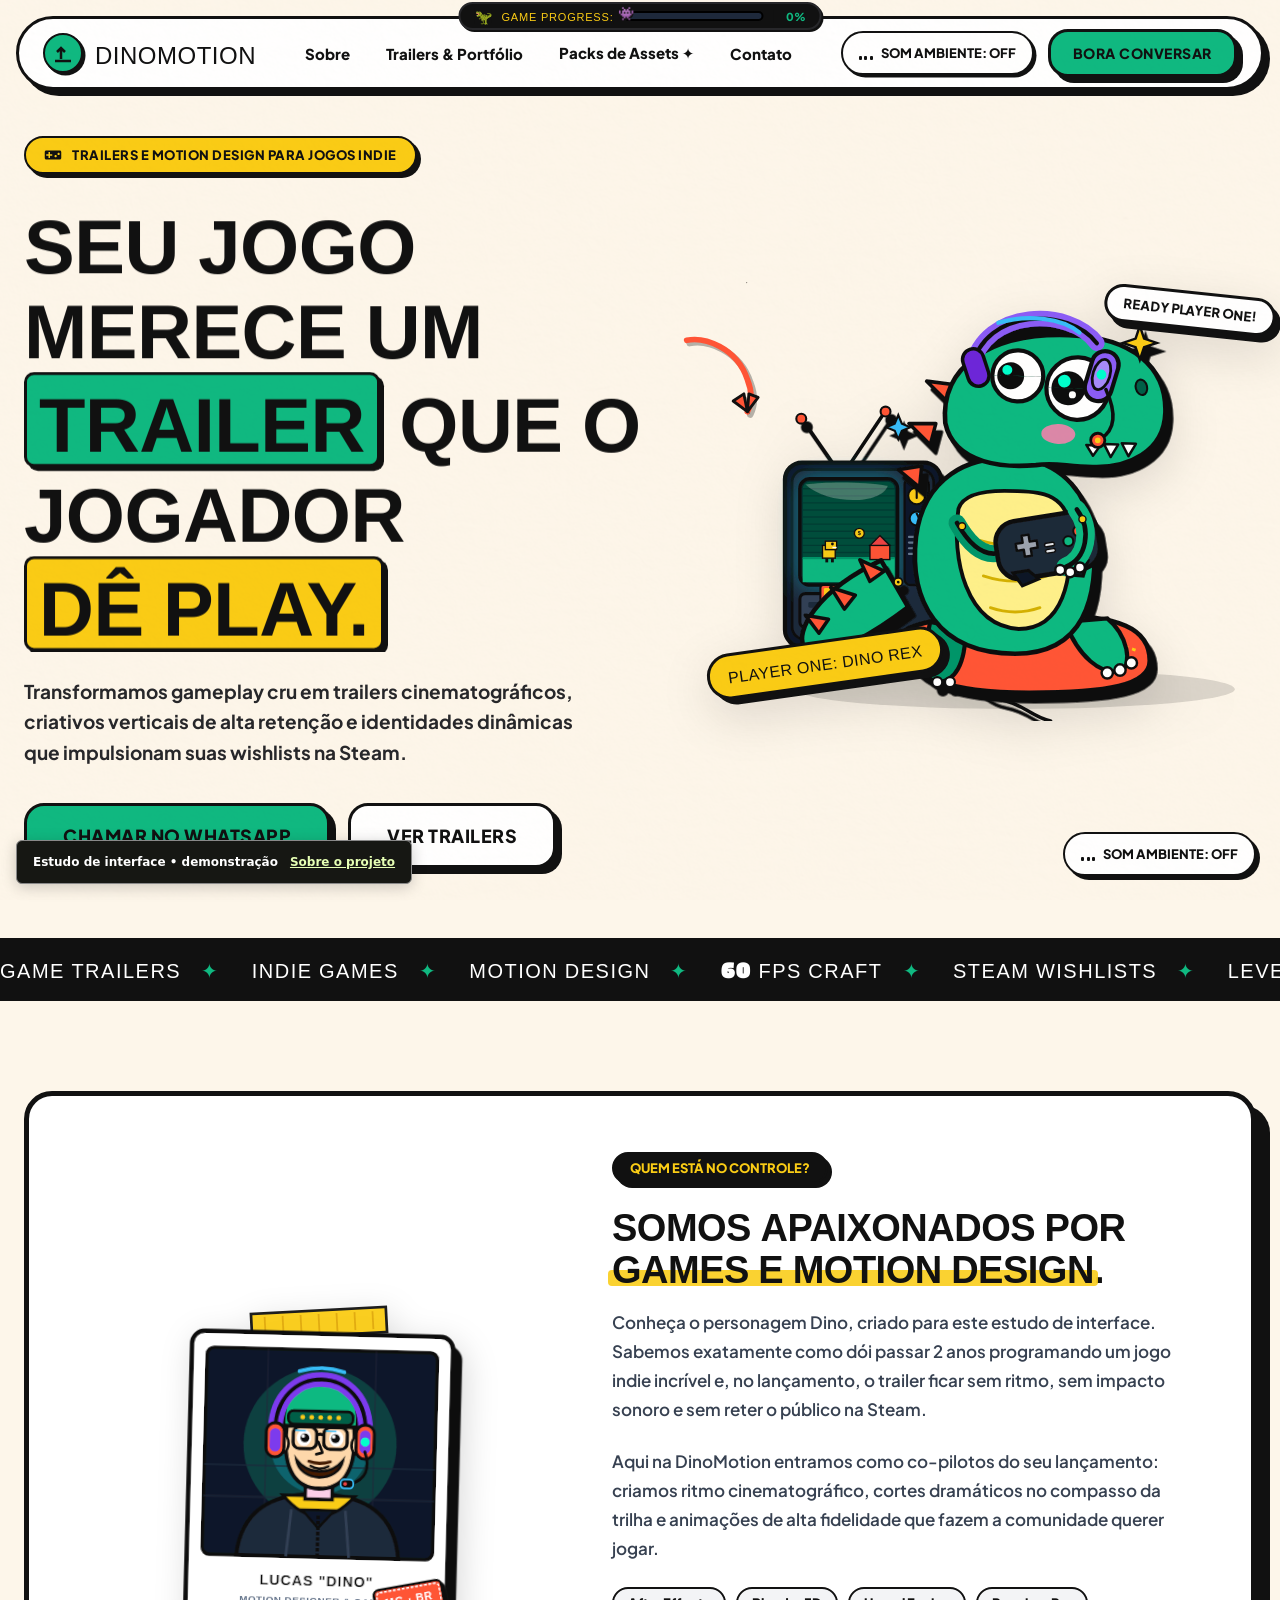
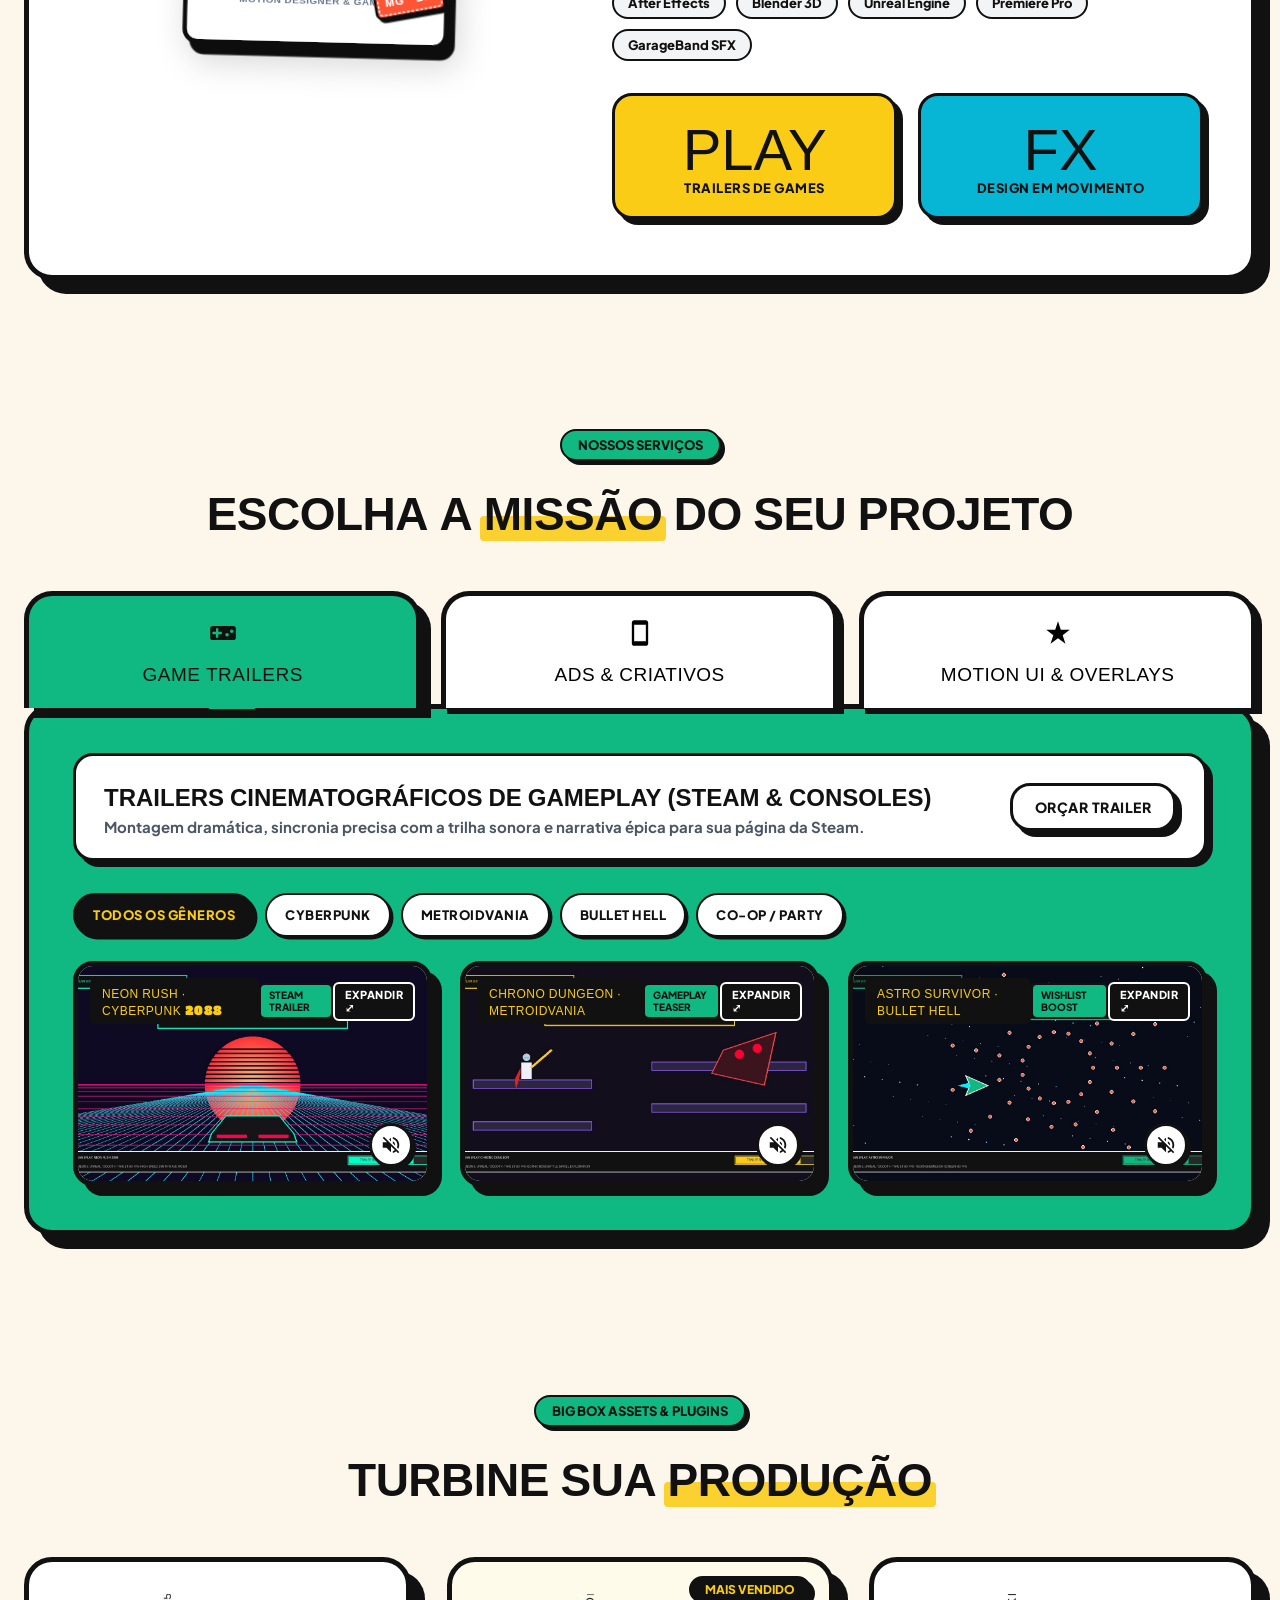
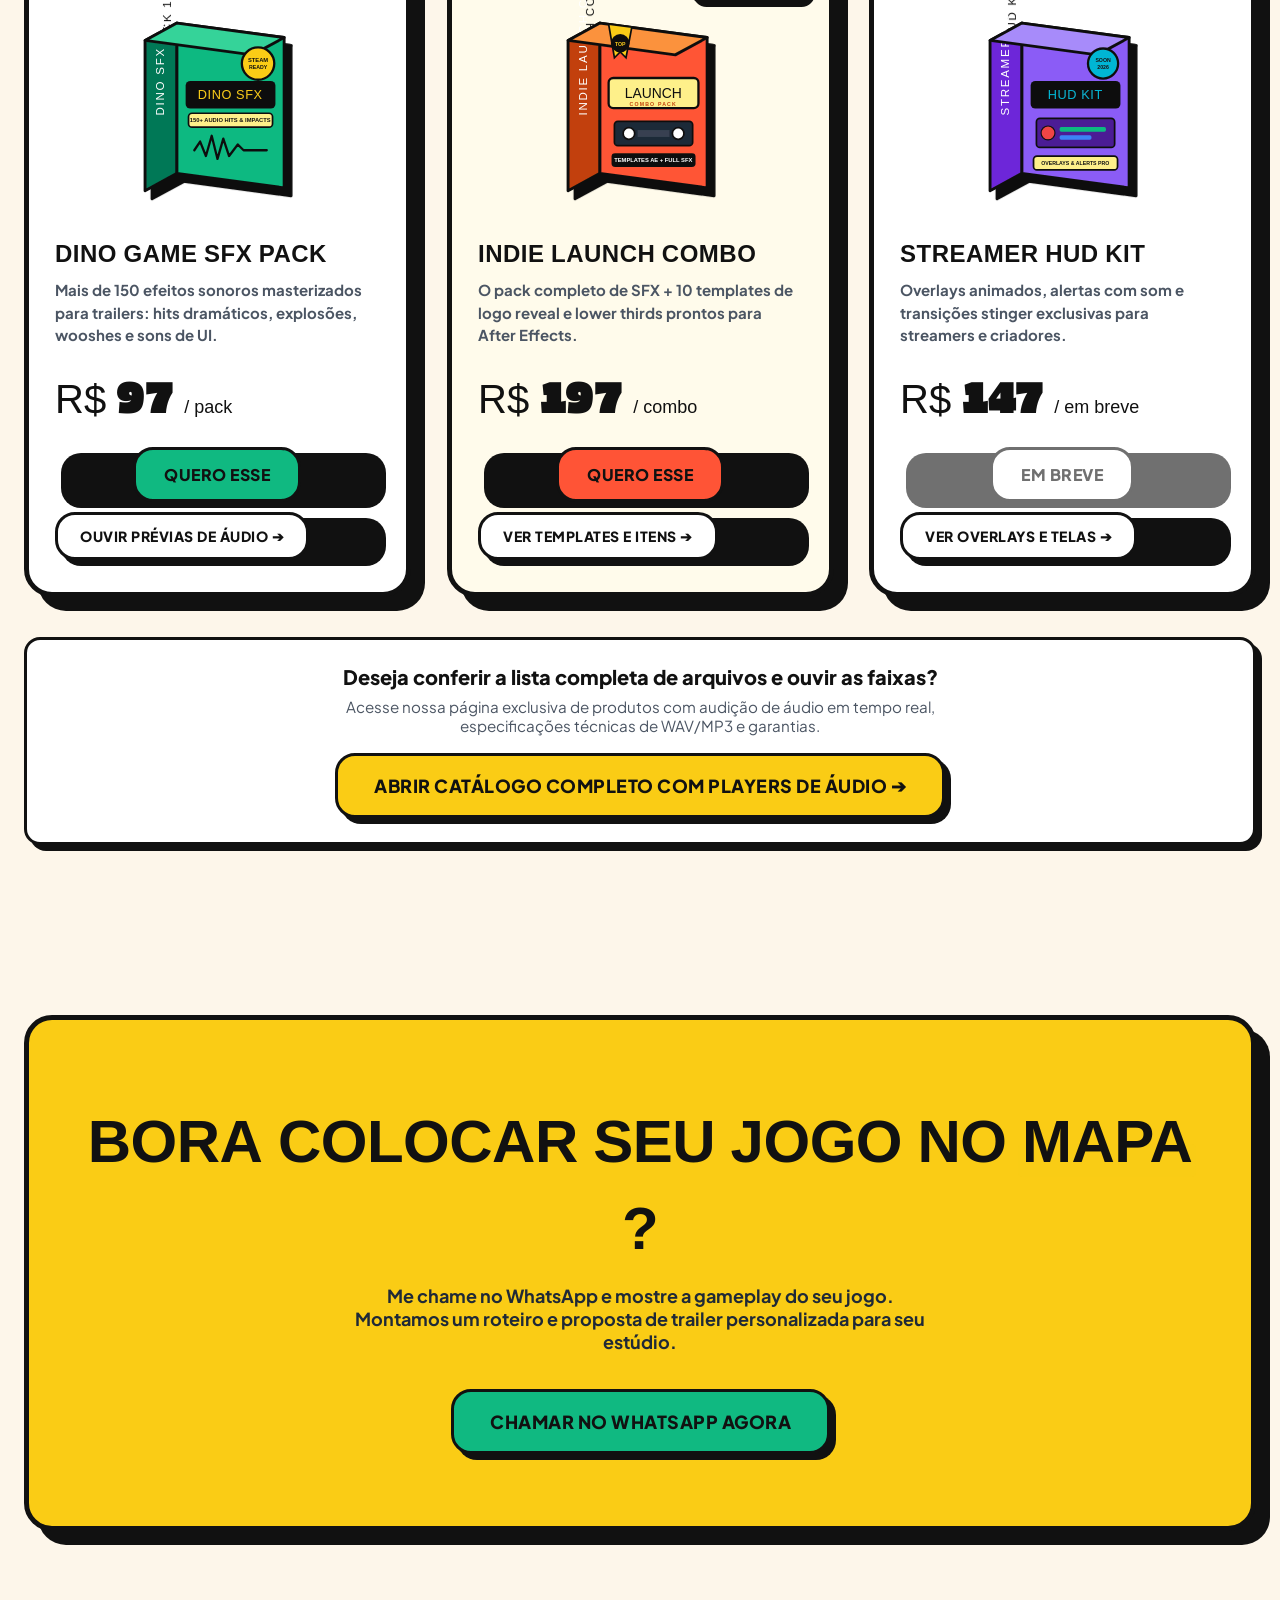
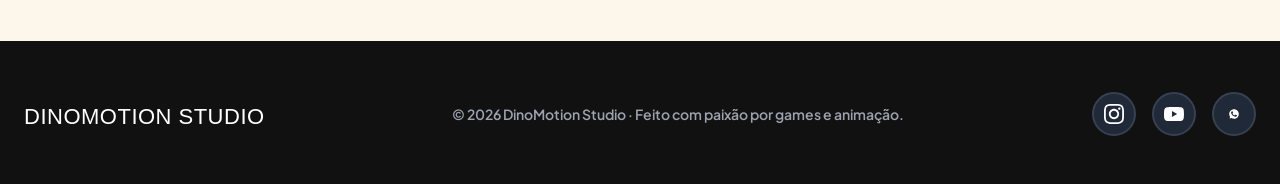
<file: index.html>
<!doctype html>
<html lang="pt-BR">
<head>
  <meta charset="utf-8">
  <meta name="viewport" content="width=device-width, initial-scale=1">
  <meta http-equiv="Cache-Control" content="no-cache, no-store, must-revalidate">
  <meta http-equiv="Pragma" content="no-cache">
  <meta http-equiv="Expires" content="0">
  <link rel="icon" type="image/x-icon" href="favicon.ico">
  <title>DinoMotion — Trailers e Motion Design para Games</title>
  <meta name="description" content="Estúdio especializado em trailers cinematográficos, anúncios animados e identidade em movimento para estúdios indie e jogos na Steam.">
  <link rel="canonical" href="./">
  <meta name="robots" content="noindex, nofollow">

  <!-- Open Graph -->
  <meta property="og:type" content="website">
  
  <meta property="og:title" content="DinoMotion — Trailers e Motion Design para Games">
  <meta property="og:description" content="Trailers cinematográficos, criativos animados e identidade em movimento para estúdios indie e jogos na Steam.">
  

  <!-- Schema.org JSON-LD -->
  

  <link rel="preconnect" href="https://fonts.googleapis.com">
  <link rel="preconnect" href="https://fonts.gstatic.com" crossorigin>
  <link href="https://fonts.googleapis.com/css2?family=Plus+Jakarta+Sans:wght@600;700;800;900&display=swap" rel="stylesheet">
  <style>
    :root {
      --bg-creme: #fdf6ea;
      --ink: #111111;
      --white: #ffffff;
      --dino-green: #10b981;
      --coral-neon: #ff5436;
      --gamepad-purple: #8b5cf6;
      --coin-yellow: #facc15;
      --cyan-neon: #06b6d4;
      --panel-active: var(--dino-green);
    }
  </style>
  <link rel="stylesheet" href="style.css?v=9">
<link rel="stylesheet" href="study.css">
</head>
<body class="loading">

  <!-- Textura de Papel Físico Analógico -->
  <div class="paper-overlay" aria-hidden="true"></div>

  <!-- LOADER INICIAL RETRÔ ARCADE -->
  <div id="loader" aria-hidden="true">
    <img src="assets/img/dino-cloud.svg" class="ld-sky-cloud c1" width="160" height="90" alt="">
    <img src="assets/img/dino-cloud-2.svg" class="ld-sky-cloud c2" width="200" height="110" alt="">
    <img src="assets/img/dino-cloud-3.svg" class="ld-sky-cloud c3" width="140" height="80" alt="">

    <div class="ld-box">
      <span class="ld-badge">INSERT COIN · READY?</span>
      <div class="ld-title">DINOMOTION</div>
      <p class="ld-tagline">Carregando trailers indie e texturas de papel...</p>
      <div class="ld-progress-bar">
        <div class="ld-progress-fill"></div>
      </div>
    </div>
  </div>

  <!-- NAVBAR -->
  <header class="navbar">
    <!-- RETRO GAMER XP SCROLL PROGRESS HUD -->
    <div class="scroll-hud-bar" id="scroll-hud" aria-hidden="true">
      <div class="scroll-hud-inner">
        <span class="scroll-hud-icon" aria-hidden="true">🦖</span>
        <span class="scroll-hud-label">GAME PROGRESS:</span>
        <div class="scroll-hud-track">
          <div class="scroll-hud-fill" id="scroll-hud-fill"></div>
          <span class="scroll-hud-pin" id="scroll-hud-pin" aria-hidden="true">👾</span>
        </div>
        <span class="scroll-hud-pct" id="scroll-hud-pct">0%</span>
      </div>
    </div>

    <div class="nav-inner">
      <a href="#" class="brand-logo" aria-label="DinoMotion Página Inicial">
        <span class="brand-icon">
          <svg width="24" height="24" viewBox="0 0 24 24" fill="none" stroke="currentColor" stroke-width="2.5"><path d="M6 11l4-4 4 4M10 7v11M4 20h16"/></svg>
        </span>
        <span>DINOMOTION</span>
      </a>
      <nav aria-label="Navegação principal">
        <ul class="nav-links">
          <li><a href="#sobre" class="nav-link">Sobre</a></li>
          <li><a href="#servicos" class="nav-link">Trailers & Portfólio</a></li>
          <li><a href="produtos.html" class="nav-link">Packs de Assets ✦</a></li>
          <li><a href="#contato" class="nav-link">Contato</a></li>
        </ul>
      </nav>
      <div class="nav-actions">
        <button id="bgm-toggle" class="btn-bgm-toggle" title="Ligar / Desligar Som Ambiente Gamer" aria-label="Ligar ou desligar som ambiente">
          <span class="bgm-equalizer" aria-hidden="true">
            <span class="bar b1"></span>
            <span class="bar b2"></span>
            <span class="bar b3"></span>
          </span>
          <span class="bgm-label">SOM AMBIENTE: OFF</span>
        </button>
        <a href="#study-details" rel="noopener noreferrer" class="btn-tactile btn-sm btn-green" aria-label="Iniciar conversa no WhatsApp">
          <span class="btn-shadow"></span>
          <span class="btn-face">Bora Conversar</span>
        </a>
      </div>
    </div>
  </header>

  <main>
    <!-- HERO SECTION (LETTERING MONUMENTAL + DINO LIVRE) -->
    <section class="hero">
      <div class="container hero-grid">
        <div class="hero-content">
          <div class="hero-badge">
            <svg width="18" height="18" viewBox="0 0 24 24" fill="currentColor"><path d="M21 6H3c-1.1 0-2 .9-2 2v8c0 1.1.9 2 2 2h18c1.1 0 2-.9 2-2V8c0-1.1-.9-2-2-2zm-10 7H8v3H6v-3H3v-2h3V8h2v3h3v2zm4.5 2c-.83 0-1.5-.67-1.5-1.5s.67-1.5 1.5-1.5 1.5.67 1.5 1.5-.67 1.5-1.5 1.5zm4-3c-.83 0-1.5-.67-1.5-1.5S18.67 9 19.5 9s1.5.67 1.5 1.5-.67 1.5-1.5 1.5z"/></svg>
            <span>TRAILERS E MOTION DESIGN PARA JOGOS INDIE</span>
          </div>
          <h1 class="hero-title kinetic-title" aria-label="Seu jogo merece um trailer que o jogador dê play.">
            <span class="kinetic-line"><span class="kinetic-inner">SEU JOGO MERECE UM</span></span>
            <span class="kinetic-line"><span class="kinetic-inner"><span class="title-green">TRAILER</span> QUE O JOGADOR</span></span>
            <span class="kinetic-line"><span class="kinetic-inner"><span class="title-yellow">DÊ PLAY.</span></span></span>
          </h1>

          <!-- Mascote Dino Visível no Mobile na 1ª Dobra -->
          <div class="hero-mascot-mobile">
            <div class="dino-floating-wrapper-mobile" id="dino-mascot-mobile-wrapper" title="Toque no Dino Rex!">
              <div class="dino-speech-bubble mobile" id="dino-speech-bubble-mobile" aria-live="polite">
                <span class="speech-text">ROAR! Bora pra Steam! 🦖</span>
                <span class="speech-tail"></span>
              </div>
              <span class="hero-mascot-sticker-mobile">PLAYER ONE: DINO REX</span>
              <img src="assets/img/dino-gaming-tv.svg?v=8" alt="Mascote Dino Rex Jogando em TV Retrô de Papel" class="dino-mascot-img-mobile" width="340" height="290">
            </div>
          </div>

          <p class="hero-description">
            Transformamos gameplay cru em trailers cinematográficos, criativos verticais de alta retenção e identidades dinâmicas que impulsionam suas <strong>wishlists na Steam</strong>.
          </p>
          <div class="hero-actions">
            <a href="#study-details" rel="noopener noreferrer" class="btn-tactile btn-lg btn-green btn-magnetic">
              <span class="btn-shadow"></span>
              <span class="btn-face">Chamar no WhatsApp</span>
            </a>
            <a href="#servicos" class="btn-tactile btn-lg btn-white btn-magnetic">
              <span class="btn-shadow"></span>
              <span class="btn-face">Ver Trailers</span>
            </a>
          </div>
        </div>

        <!-- Mascote Dino Livre (Sem Caixa / Com Doodles) -->
        <div class="hero-mascot-container">
          <!-- Seta Manual desenhada à mão -->
          <img src="assets/img/d-arrow.svg" alt="" class="hero-arrow-doodle" aria-hidden="true" width="120" height="100">
          
          <div class="dino-floating-wrapper" id="dino-mascot-wrapper" title="Clique no Dino Rex!">
            <!-- Balão de Fala Interativo (RPG Quote) -->
            <div class="dino-speech-bubble" id="dino-speech-bubble" aria-live="polite">
              <span class="speech-text">ROAR! Bora transformar gameplay em Wishlists? 🎮</span>
              <span class="speech-tail"></span>
            </div>
            <span class="hero-mascot-tag">READY PLAYER ONE!</span>
            <img src="assets/img/dino-gaming-tv.svg?v=8" alt="Mascote Dino Rex Jogando em TV Retrô de Papel" class="dino-mascot-img" width="560" height="480">
            <span class="hero-mascot-sticker">PLAYER ONE: DINO REX</span>
          </div>
        </div>
      </div>
    </section>

    <!-- TICKER INFINITO (MARQUEE) -->
    <div class="ticker-section" aria-hidden="true">
      <div class="ticker-track">
        <div class="ticker-item">GAME TRAILERS <span class="ticker-dot">✦</span></div>
        <div class="ticker-item">INDIE GAMES <span class="ticker-dot">✦</span></div>
        <div class="ticker-item">MOTION DESIGN <span class="ticker-dot">✦</span></div>
        <div class="ticker-item">60 FPS CRAFT <span class="ticker-dot">✦</span></div>
        <div class="ticker-item">STEAM WISHLISTS <span class="ticker-dot">✦</span></div>
        <div class="ticker-item">LEVEL UP YOUR GAME <span class="ticker-dot">✦</span></div>
        <!-- Loop contínuo -->
        <div class="ticker-item">GAME TRAILERS <span class="ticker-dot">✦</span></div>
        <div class="ticker-item">INDIE GAMES <span class="ticker-dot">✦</span></div>
        <div class="ticker-item">MOTION DESIGN <span class="ticker-dot">✦</span></div>
        <div class="ticker-item">60 FPS CRAFT <span class="ticker-dot">✦</span></div>
        <div class="ticker-item">STEAM WISHLISTS <span class="ticker-dot">✦</span></div>
        <div class="ticker-item">LEVEL UP YOUR GAME <span class="ticker-dot">✦</span></div>
      </div>
    </div>

    <!-- SOBRE O ESTÚDIO (COM POLAROID PESSOAL & CONTADORES) -->
    <section id="sobre" class="about-section">
      <div class="container">
        <div class="about-card motion-reveal">
          <!-- Polaroid Humana com Washi Tape e Selo Postal -->
          <div class="about-portrait-wrap">
            <img src="assets/img/dino-profile.svg?v=8" alt="Lucas Dino - Fundador e Motion Designer" class="about-polaroid" width="300" height="360">
          </div>

          <div class="about-info">
            <span class="about-badge">QUEM ESTÁ NO CONTROLE?</span>
            <h2 class="about-title">SOMOS APAIXONADOS POR <span class="brush-highlight">GAMES E MOTION DESIGN</span>.</h2>
            <p class="about-text">
              Conheça o personagem Dino, criado para este estudo de interface. Sabemos exatamente como dói passar 2 anos programando um jogo indie incrível e, no lançamento, o trailer ficar sem ritmo, sem impacto sonoro e sem reter o público na Steam.
            </p>
            <p class="about-text">
              Aqui na DinoMotion entramos como co-pilotos do seu lançamento: criamos ritmo cinematográfico, cortes dramáticos no compasso da trilha e animações de alta fidelidade que fazem a comunidade querer jogar.
            </p>
            <div class="about-tags">
              <span class="tag-pill">After Effects</span>
              <span class="tag-pill">Blender 3D</span>
              <span class="tag-pill">Unreal Engine</span>
              <span class="tag-pill">Premiere Pro</span>
              <span class="tag-pill">GarageBand SFX</span>
            </div>

            <!-- Contadores Numéricos -->
            <div class="counters-grid">
              <div class="counter-box box-1">
                <div class="counter-num">PLAY</div>
                <div class="counter-label">Trailers de games</div>
              </div>
              <div class="counter-box box-2">
                <div class="counter-num">FX</div>
                <div class="counter-label">Design em movimento</div>
              </div>
            </div>
          </div>
        </div>
      </div>
    </section>

    <!-- SERVIÇOS & TRAILERS DE GAMES AUTÊNTICOS -->
    <section id="servicos" class="services-section">
      <div class="container">
        <div class="section-header motion-reveal">
          <span class="section-badge">NOSSOS SERVIÇOS</span>
          <h2 class="section-title">ESCOLHA A <span class="brush-highlight">MISSÃO</span> DO SEU PROJETO</h2>
        </div>

        <!-- 3 Abas em Relevo -->
        <div class="tabs-nav" role="tablist">
          <button class="tab-btn tab-saas active" role="tab" aria-selected="true" data-tab="tab-content-trailers">
            <div class="tab-icon">
              <svg width="28" height="28" viewBox="0 0 24 24" fill="currentColor"><path d="M21 6H3c-1.1 0-2 .9-2 2v8c0 1.1.9 2 2 2h18c1.1 0 2-.9 2-2V8c0-1.1-.9-2-2-2zm-10 7H8v3H6v-3H3v-2h3V8h2v3h3v2zm4.5 2c-.83 0-1.5-.67-1.5-1.5s.67-1.5 1.5-1.5 1.5.67 1.5 1.5-.67 1.5-1.5 1.5zm4-3c-.83 0-1.5-.67-1.5-1.5S18.67 9 19.5 9s1.5.67 1.5 1.5-.67 1.5-1.5 1.5z"/></svg>
            </div>
            <div class="tab-name">Game Trailers</div>
          </button>
          <button class="tab-btn tab-criativos" role="tab" aria-selected="false" data-tab="tab-content-ads">
            <div class="tab-icon">
              <svg width="28" height="28" viewBox="0 0 24 24" fill="currentColor"><path d="M17 1.01L7 1c-1.1 0-2 .9-2 2v18c0 1.1.9 2 2 2h10c1.1 0 2-.9 2-2V3c0-1.1-.9-1.99-2-1.99zM17 19H7V5h10v14z"/></svg>
            </div>
            <div class="tab-name">Ads & Criativos</div>
          </button>
          <button class="tab-btn tab-identidade" role="tab" aria-selected="false" data-tab="tab-content-ui">
            <div class="tab-icon">
              <svg width="28" height="28" viewBox="0 0 24 24" fill="currentColor"><path d="M12 2l2.4 7.2h7.6l-6 4.8 2.4 7.2-6.4-4.8-6.4 4.8 2.4-7.2-6-4.8h7.6z"/></svg>
            </div>
            <div class="tab-name">Motion UI & Overlays</div>
          </button>
        </div>

        <!-- Painel Dinâmico que muda de cor -->
        <div class="services-panel" id="services-panel">
          <div class="panel-triangle" id="panel-triangle"></div>

          <!-- Aba 1: Game Trailers -->
          <div class="tab-content active" id="tab-content-trailers" role="tabpanel">
            <div class="tab-info">
              <div class="tab-info-text">
                <h3>Trailers Cinematográficos de Gameplay (Steam & Consoles)</h3>
                <p>Montagem dramática, sincronia precisa com a trilha sonora e narrativa épica para sua página da Steam.</p>
              </div>
              <a href="#study-details" rel="noopener noreferrer" class="btn-tactile btn-sm btn-white">
                <span class="btn-shadow"></span>
                <span class="btn-face">Orçar Trailer</span>
              </a>
            </div>

            <div class="genre-filter-bar" role="group" aria-label="Filtrar trailers por gênero de jogo">
              <button class="genre-tag active" data-filter="all">TODOS OS GÊNEROS</button>
              <button class="genre-tag" data-filter="cyberpunk">CYBERPUNK</button>
              <button class="genre-tag" data-filter="metroidvania">METROIDVANIA</button>
              <button class="genre-tag" data-filter="bullethell">BULLET HELL</button>
              <button class="genre-tag" data-filter="party">CO-OP / PARTY</button>
            </div>

            <div class="video-grid">
              <!-- Video 1 -->
              <div class="video-card motion-card motion-reveal" data-genre="cyberpunk" data-title="NEON RUSH · CYBERPUNK 2088" data-video="assets/video/game-neon-rush.mp4" data-tag="STEAM TRAILER 4K" title="Clique para expandir o trailer">
                <div class="video-game-overlay">
                  <span class="game-title-badge">NEON RUSH · CYBERPUNK 2088</span>
                  <span class="game-steam-badge">STEAM TRAILER</span>
                  <span class="game-expand-hint" aria-hidden="true">EXPANDIR ⤢</span>
                </div>
                <video src="assets/video/game-neon-rush.mp4" poster="assets/video/poster-neon-rush.jpg" autoplay loop muted playsinline></video>
                <button class="btn-sound" title="Ligar/Desligar Som" aria-label="Ligar ou desligar som"></button>
              </div>

              <!-- Video 2 -->
              <div class="video-card motion-card motion-reveal" data-genre="metroidvania" data-title="CHRONO DUNGEON · METROIDVANIA" data-video="assets/video/game-chrono-dungeon.mp4" data-tag="GAMEPLAY TEASER" title="Clique para expandir o trailer">
                <div class="video-game-overlay">
                  <span class="game-title-badge">CHRONO DUNGEON · METROIDVANIA</span>
                  <span class="game-steam-badge">GAMEPLAY TEASER</span>
                  <span class="game-expand-hint" aria-hidden="true">EXPANDIR ⤢</span>
                </div>
                <video src="assets/video/game-chrono-dungeon.mp4" poster="assets/video/poster-chrono-dungeon.jpg" autoplay loop muted playsinline></video>
                <button class="btn-sound" title="Ligar/Desligar Som" aria-label="Ligar ou desligar som"></button>
              </div>

              <!-- Video 3 -->
              <div class="video-card motion-card motion-reveal" data-genre="bullethell" data-title="ASTRO SURVIVOR · BULLET HELL" data-video="assets/video/game-astro-survivor.mp4" data-tag="WISHLIST BOOST" title="Clique para expandir o trailer">
                <div class="video-game-overlay">
                  <span class="game-title-badge">ASTRO SURVIVOR · BULLET HELL</span>
                  <span class="game-steam-badge">WISHLIST BOOST</span>
                  <span class="game-expand-hint" aria-hidden="true">EXPANDIR ⤢</span>
                </div>
                <video src="assets/video/game-astro-survivor.mp4" poster="assets/video/poster-astro-survivor.jpg" autoplay loop muted playsinline></video>
                <button class="btn-sound" title="Ligar/Desligar Som" aria-label="Ligar ou desligar som"></button>
              </div>
            </div>
          </div>

          <!-- Aba 2: Criativos & Ads -->
          <div class="tab-content" id="tab-content-ads" role="tabpanel">
            <div class="tab-info">
              <div class="tab-info-text">
                <h3>Criativos de Alta Retenção (9:16 Vertical)</h3>
                <p>Vídeos pensados para TikTok, Reels e YouTube Shorts que transformam cliques em novos jogadores.</p>
              </div>
              <a href="#study-details" rel="noopener noreferrer" class="btn-tactile btn-sm btn-white">
                <span class="btn-shadow"></span>
                <span class="btn-face">Orçar Criativos</span>
              </a>
            </div>

            <div class="video-grid">
              <!-- Video 4 -->
              <div class="video-card motion-card motion-reveal" data-genre="cyberpunk" data-title="SHADOW BLADE · TIKTOK HOOK" data-video="assets/video/game-shadow-blade.mp4" data-tag="VIRAL 2.4M" title="Clique para expandir o trailer">
                <div class="video-game-overlay">
                  <span class="game-title-badge">SHADOW BLADE · TIKTOK HOOK</span>
                  <span class="game-steam-badge">VIRAL 2.4M</span>
                  <span class="game-expand-hint" aria-hidden="true">EXPANDIR ⤢</span>
                </div>
                <video src="assets/video/game-shadow-blade.mp4" poster="assets/video/poster-shadow-blade.jpg" loop muted playsinline></video>
                <button class="btn-sound" title="Ligar/Desligar Som" aria-label="Ligar ou desligar som"></button>
              </div>

              <!-- Video 5 -->
              <div class="video-card motion-card motion-reveal" data-genre="party" data-title="PIXEL TACO PARTY · META ADS" data-video="assets/video/game-pixel-taco.mp4" data-tag="ROAS 4.8X" title="Clique para expandir o trailer">
                <div class="video-game-overlay">
                  <span class="game-title-badge">PIXEL TACO PARTY · META ADS</span>
                  <span class="game-steam-badge">ROAS 4.8X</span>
                  <span class="game-expand-hint" aria-hidden="true">EXPANDIR ⤢</span>
                </div>
                <video src="assets/video/game-pixel-taco.mp4" poster="assets/video/poster-pixel-taco.jpg" loop muted playsinline></video>
                <button class="btn-sound" title="Ligar/Desligar Som" aria-label="Ligar ou desligar som"></button>
              </div>

              <!-- Video 6 -->
              <div class="video-card motion-card motion-reveal" data-genre="bullethell" data-title="VOID RUNNER · STEAM UPDATE" data-video="assets/video/game-void-runner.mp4" data-tag="PATCH 1.4" title="Clique para expandir o trailer">
                <div class="video-game-overlay">
                  <span class="game-title-badge">VOID RUNNER · STEAM UPDATE</span>
                  <span class="game-steam-badge">PATCH 1.4</span>
                  <span class="game-expand-hint" aria-hidden="true">EXPANDIR ⤢</span>
                </div>
                <video src="assets/video/game-void-runner.mp4" poster="assets/video/poster-void-runner.jpg" loop muted playsinline></video>
                <button class="btn-sound" title="Ligar/Desligar Som" aria-label="Ligar ou desligar som"></button>
              </div>
            </div>
          </div>

          <!-- Aba 3: Motion UI & Overlays -->
          <div class="tab-content" id="tab-content-ui" role="tabpanel">
            <div class="tab-info">
              <div class="tab-info-text">
                <h3>Identidade Gamer & Overlays Dinâmicos</h3>
                <p>Vinhetas de estúdio, animações de logo, HUDs e telas de vitória estilizadas.</p>
              </div>
              <a href="#study-details" rel="noopener noreferrer" class="btn-tactile btn-sm btn-white">
                <span class="btn-shadow"></span>
                <span class="btn-face">Orçar Identidade</span>
              </a>
            </div>

            <div class="video-grid">
              <div class="video-card motion-card motion-reveal" data-genre="all" data-title="RETRO WAVE INDIE · LOGO REVEAL" data-video="assets/video/game-studio-intro.mp4" data-tag="STUDIO INTRO" title="Clique para expandir o trailer">
                <div class="video-game-overlay">
                  <span class="game-title-badge">RETRO WAVE INDIE · LOGO REVEAL</span>
                  <span class="game-steam-badge">STUDIO INTRO</span>
                  <span class="game-expand-hint" aria-hidden="true">EXPANDIR ⤢</span>
                </div>
                <video src="assets/video/game-studio-intro.mp4" poster="assets/video/poster-studio-intro.jpg" loop muted playsinline></video>
                <button class="btn-sound" title="Ligar/Desligar Som" aria-label="Ligar ou desligar som"></button>
              </div>
              <div class="video-card motion-card motion-reveal" data-genre="cyberpunk" data-title="CYBER SHIELD · UNREAL HUD" data-video="assets/video/game-cyber-hud.mp4" data-tag="UI MOTION" title="Clique para expandir o trailer">
                <div class="video-game-overlay">
                  <span class="game-title-badge">CYBER SHIELD · UNREAL HUD</span>
                  <span class="game-steam-badge">UI MOTION</span>
                  <span class="game-expand-hint" aria-hidden="true">EXPANDIR ⤢</span>
                </div>
                <video src="assets/video/game-cyber-hud.mp4" poster="assets/video/poster-cyber-hud.jpg" loop muted playsinline></video>
                <button class="btn-sound" title="Ligar/Desligar Som" aria-label="Ligar ou desligar som"></button>
              </div>
              <div class="video-card motion-card motion-reveal" data-genre="party" data-title="VICTORY SCREEN · STREAM STINGER" data-video="assets/video/game-victory-stinger.mp4" data-tag="TRANSITION" title="Clique para expandir o trailer">
                <div class="video-game-overlay">
                  <span class="game-title-badge">VICTORY SCREEN · STREAM STINGER</span>
                  <span class="game-steam-badge">TRANSITION</span>
                  <span class="game-expand-hint" aria-hidden="true">EXPANDIR ⤢</span>
                </div>
                <video src="assets/video/game-victory-stinger.mp4" poster="assets/video/poster-victory-stinger.jpg" loop muted playsinline></video>
                <button class="btn-sound" title="Ligar/Desligar Som" aria-label="Ligar ou desligar som"></button>
              </div>
            </div>
          </div>

        </div>
      </div>
    </section>

    <!-- PRODUTOS & PACKS (MOCKUPS 3D DE CAIXAS COLECIONÁVEIS) -->
    <section id="produtos" class="products-section">
      <div class="container">
        <div class="section-header motion-reveal">
          <span class="section-badge">BIG BOX ASSETS & PLUGINS</span>
          <h2 class="section-title">TURBINE SUA <span class="brush-highlight">PRODUÇÃO</span></h2>
        </div>

        <div class="products-grid">
          <!-- Box 1 -->
          <div class="product-box-card motion-card motion-reveal">
            <div class="prod-box-art">
              <img src="assets/img/game-box-sfx.svg" alt="Big Box do Dino SFX Pack" width="240" height="220">
            </div>
            <h3 class="prod-title">Dino Game SFX Pack</h3>
            <p class="prod-desc">
              Mais de 150 efeitos sonoros masterizados para trailers: hits dramáticos, explosões, wooshes e sons de UI.
            </p>
            <div class="prod-price">R$ 97 <span>/ pack</span></div>
            <div class="prod-actions" style="display: flex; flex-direction: column; gap: 10px; width: 100%;">
              <a href="#study-details" rel="noopener noreferrer" class="btn-tactile btn-green" aria-label="Comprar Dino Game SFX Pack">
                <span class="btn-shadow"></span>
                <span class="btn-face">QUERO ESSE</span>
              </a>
              <a href="produtos.html#sfx-pack" class="btn-tactile btn-sm btn-white" aria-label="Ver detalhes e áudios do Dino SFX Pack">
                <span class="btn-shadow"></span>
                <span class="btn-face">Ouvir Prévias de Áudio ➔</span>
              </a>
            </div>
          </div>

          <!-- Box 2 (Destaque) -->
          <div class="product-box-card featured motion-card motion-reveal">
            <span class="badge-featured">MAIS VENDIDO</span>
            <div class="prod-box-art">
              <img src="assets/img/game-box-combo.svg" alt="Big Box do Indie Launch Combo" width="240" height="220">
            </div>
            <h3 class="prod-title">Indie Launch Combo</h3>
            <p class="prod-desc">
              O pack completo de SFX + 10 templates de logo reveal e lower thirds prontos para After Effects.
            </p>
            <div class="prod-price">R$ 197 <span>/ combo</span></div>
            <div class="prod-actions" style="display: flex; flex-direction: column; gap: 10px; width: 100%;">
              <a href="#study-details" rel="noopener noreferrer" class="btn-tactile btn-coral" aria-label="Comprar Indie Launch Combo">
                <span class="btn-shadow"></span>
                <span class="btn-face">QUERO ESSE</span>
              </a>
              <a href="produtos.html#launch-combo" class="btn-tactile btn-sm btn-white" aria-label="Ver detalhes e conteúdo do Indie Launch Combo">
                <span class="btn-shadow"></span>
                <span class="btn-face">Ver Templates e Itens ➔</span>
              </a>
            </div>
          </div>

          <!-- Box 3 -->
          <div class="product-box-card motion-card motion-reveal">
            <div class="prod-box-art">
              <img src="assets/img/game-box-hud.svg" alt="Big Box do Streamer HUD Kit" width="240" height="220">
            </div>
            <h3 class="prod-title">Streamer HUD Kit</h3>
            <p class="prod-desc">
              Overlays animados, alertas com som e transições stinger exclusivas para streamers e criadores.
            </p>
            <div class="prod-price">R$ 147 <span>/ em breve</span></div>
            <div class="prod-actions" style="display: flex; flex-direction: column; gap: 10px; width: 100%;">
              <button class="btn-tactile btn-white" disabled style="opacity: 0.6; cursor: not-allowed;" aria-label="Produto em breve">
                <span class="btn-shadow"></span>
                <span class="btn-face">EM BREVE</span>
              </button>
              <a href="produtos.html#streamer-kit" class="btn-tactile btn-sm btn-white" aria-label="Ver prévia dos overlays e telas">
                <span class="btn-shadow"></span>
                <span class="btn-face">Ver Overlays e Telas ➔</span>
              </a>
            </div>
          </div>
        </div>

        <!-- Callout Banner para a página de Produtos -->
        <div class="products-catalog-callout motion-reveal" style="text-align: center; margin-top: 40px; padding: 24px; background: #ffffff; border: 3px solid #111111; border-radius: 16px; box-shadow: 6px 6px 0 #111111;">
          <h4 style="font-size: 1.25rem; font-weight: 800; margin-bottom: 8px;">Deseja conferir a lista completa de arquivos e ouvir as faixas?</h4>
          <p style="color: #4b5563; font-size: 0.95rem; margin-bottom: 18px; max-width: 640px; margin-left: auto; margin-right: auto;">
            Acesse nossa página exclusiva de produtos com audição de áudio em tempo real, especificações técnicas de WAV/MP3 e garantias.
          </p>
          <a href="produtos.html" class="btn-tactile btn-lg btn-yellow">
            <span class="btn-shadow"></span>
            <span class="btn-face">Abrir Catálogo Completo com Players de Áudio ➔</span>
          </a>
        </div>
        </div>
      </div>
    </section>

    <!-- CTA FINAL -->
    <section id="contato" class="cta-section">
      <div class="container">
        <div class="cta-box motion-reveal">
          <h2 class="cta-title">BORA COLOCAR SEU JOGO NO <span class="brush-highlight">MAPA</span>?</h2>
          <p class="cta-sub">
            Me chame no WhatsApp e mostre a gameplay do seu jogo. Montamos um roteiro e proposta de trailer personalizada para seu estúdio.
          </p>
          <a href="#study-details" rel="noopener noreferrer" class="btn-tactile btn-lg btn-green btn-magnetic" aria-label="Iniciar conversa no WhatsApp">
            <span class="btn-shadow"></span>
            <span class="btn-face">Chamar no WhatsApp Agora</span>
          </a>
        </div>
      </div>
    </section>
  </main>

  <!-- RODAPÉ -->
  <footer class="footer">
    <div class="container footer-inner">
      <div class="footer-brand">
        DINOMOTION STUDIO
      </div>
      <div class="footer-copy">
        © 2026 DinoMotion Studio · Feito com paixão por games e animação.
      </div>
      <div class="footer-socials">
        <a href="#" class="social-link" title="Instagram" aria-label="Instagram">
          <svg width="20" height="20" viewBox="0 0 24 24" fill="currentColor"><path d="M12 2.163c3.204 0 3.584.012 4.85.07 3.252.148 4.771 1.691 4.919 4.919.058 1.265.069 1.645.069 4.849 0 3.205-.012 3.584-.069 4.849-.149 3.225-1.664 4.771-4.919 4.919-1.266.058-1.644.07-4.85.07-3.204 0-3.584-.012-4.849-.07-3.26-.149-4.771-1.699-4.919-4.92-.058-1.265-.07-1.644-.07-4.849 0-3.204.013-3.583.07-4.849.149-3.227 1.664-4.771 4.919-4.919 1.266-.057 1.645-.069 4.849-.069zm0-2.163c-3.259 0-3.667.014-4.947.072-4.358.2-6.78 2.618-6.98 6.98-.059 1.281-.073 1.689-.073 4.948 0 3.259.014 3.668.072 4.948.2 4.358 2.618 6.78 6.98 6.98 1.281.058 1.689.072 4.948.072 3.259 0 3.668-.014 4.948-.072 4.354-.2 6.782-2.618 6.979-6.98.059-1.28.073-1.689.073-4.948 0-3.259-.014-3.667-.072-4.947-.196-4.354-2.617-6.78-6.979-6.98-1.281-.059-1.69-.073-4.949-.073zm0 5.838c-3.403 0-6.162 2.759-6.162 6.162s2.759 6.163 6.162 6.163 6.162-2.759 6.162-6.163c0-3.403-2.759-6.162-6.162-6.162zm0 10.162c-2.209 0-4-1.79-4-4 0-2.209 1.791-4 4-4s4 1.791 4 4c0 2.21-1.791 4-4 4zm6.406-11.845c-.796 0-1.441.645-1.441 1.44s.645 1.44 1.441 1.44c.795 0 1.439-.645 1.439-1.44s-.644-1.44-1.439-1.44z"/></svg>
        </a>
        <a href="#" class="social-link" title="YouTube" aria-label="YouTube">
          <svg width="20" height="20" viewBox="0 0 24 24" fill="currentColor"><path d="M23.498 6.186a3.016 3.016 0 0 0-2.122-2.136C19.505 3.545 12 3.545 12 3.545s-7.505 0-9.377.505A3.017 3.017 0 0 0 .502 6.186C0 8.07 0 12 0 12s0 3.93.502 5.814a3.016 3.016 0 0 0 2.122 2.136c1.871.505 9.376.505 9.376.505s7.505 0 9.377-.505a3.015 3.015 0 0 0 2.122-2.136C24 15.93 24 12 24 12s0-3.93-.502-5.814zM9.545 15.568V8.432L15.818 12l-6.273 3.568z"/></svg>
        </a>
        <a href="#" class="social-link" title="WhatsApp" aria-label="WhatsApp">
          <svg width="20" height="20" viewBox="0 0 24 24" fill="currentColor"><path d="M12.031 6.172c-3.181 0-5.767 2.586-5.768 5.766-.001 1.298.38 2.27 1.019 3.287l-.582 2.128 2.182-.573c.978.58 1.911.928 3.145.929 3.178 0 5.767-2.587 5.768-5.766.001-3.187-2.575-5.77-5.764-5.771zm3.392 8.244c-.144.405-.837.774-1.17.824-.299.045-.677.063-1.092-.069-.252-.08-.575-.187-.988-.365-1.739-.751-2.874-2.502-2.961-2.617-.087-.116-.708-.94-.708-1.793s.448-1.273.607-1.446c.159-.173.346-.217.462-.217l.332.007c.106.005.249-.04.39.298.144.347.491 1.2.534 1.287.043.087.072.188.014.304-.058.116-.087.188-.173.289l-.26.304c-.087.086-.177.18-.076.354.101.174.449.741.964 1.201.662.591 1.221.774 1.394.86s.275.072.376-.043c.101-.116.433-.506.549-.68.116-.173.231-.145.39-.087s1.011.477 1.184.564.289.13.332.202c.045.072.045.419-.1.824z"/></svg>
        </a>
      </div>
    </div>
  </footer>

  <!-- ARCADE CRT MODAL LIGHTBOX PARA TRAILERS -->
  <div class="arcade-modal" id="arcade-modal" role="dialog" aria-modal="true" aria-hidden="true">
    <div class="arcade-modal-backdrop" id="arcade-modal-backdrop"></div>
    <div class="arcade-modal-box">
      <div class="arcade-bezel-header">
        <div class="arcade-bezel-dots">
          <span class="dot red"></span>
          <span class="dot yellow"></span>
          <span class="dot green"></span>
        </div>
        <span class="arcade-bezel-title" id="modal-game-title">NEON RUSH · CYBERPUNK 2088</span>
        <button class="arcade-modal-close" id="arcade-modal-close" aria-label="Fechar trailer">✕</button>
      </div>
      
      <div class="arcade-screen-container">
        <div class="arcade-scanlines" aria-hidden="true"></div>
        <video id="modal-video" src="" controls playsinline></video>
      </div>

      <div class="arcade-modal-footer">
        <div class="modal-game-info">
          <span class="modal-badge-steam" id="modal-game-tag">STEAM WISHLIST READY</span>
          <span class="modal-engine-tag">60 FPS · 4K MASTER</span>
        </div>
        <a id="modal-cta-btn" href="#" target="_blank" rel="noopener noreferrer" class="btn-tactile btn-sm btn-green" aria-label="Orçar trailer para este jogo no WhatsApp">
          <span class="btn-shadow"></span>
          <span class="btn-face">Orçar Trailer Deste Jogo</span>
        </a>
      </div>
    </div>
  </div>

  <!-- DOCK FLUTUANTE DE SOM AMBIENTE (RETRO CASSETTE DOCK) -->
  <aside class="floating-sound-dock" aria-label="Controle de Som Ambiente">
    <button class="btn-bgm-toggle floating-btn" title="Ligar / Desligar Som Ambiente Gamer" aria-label="Ligar ou desligar música ambiente">
      <span class="bgm-equalizer" aria-hidden="true">
        <span class="bar b1"></span>
        <span class="bar b2"></span>
        <span class="bar b3"></span>
      </span>
      <span class="bgm-label">SOM AMBIENTE: OFF</span>
    </button>
  </aside>

  <script src="app.js?v=9"></script>
<aside class="study-notice" aria-label="Projeto demonstrativo"><span>Estudo de interface • demonstração</span><a href="#study-details">Sobre o projeto</a></aside>
<dialog class="study-dialog" id="study-details" aria-labelledby="study-title"><h2 id="study-title">Um estudo do UNIVERSO STUDIO</h2><p>DinoMotion é um estudo de identidade e interface. Personagem, catálogo, preços e ofertas são demonstrativos. Não há venda, cobrança, entrega de produtos ou contratação por este site.</p><p>Este site demonstra design, movimento e interação do projeto original.</p><p><a href="https://www.instagram.com/universostudioofficial/" target="_blank" rel="noopener noreferrer">Conhecer o UNIVERSO STUDIO</a></p><button type="button">Voltar ao site</button></dialog>
<script src="study.js"></script>
</body>
</html>
</file>
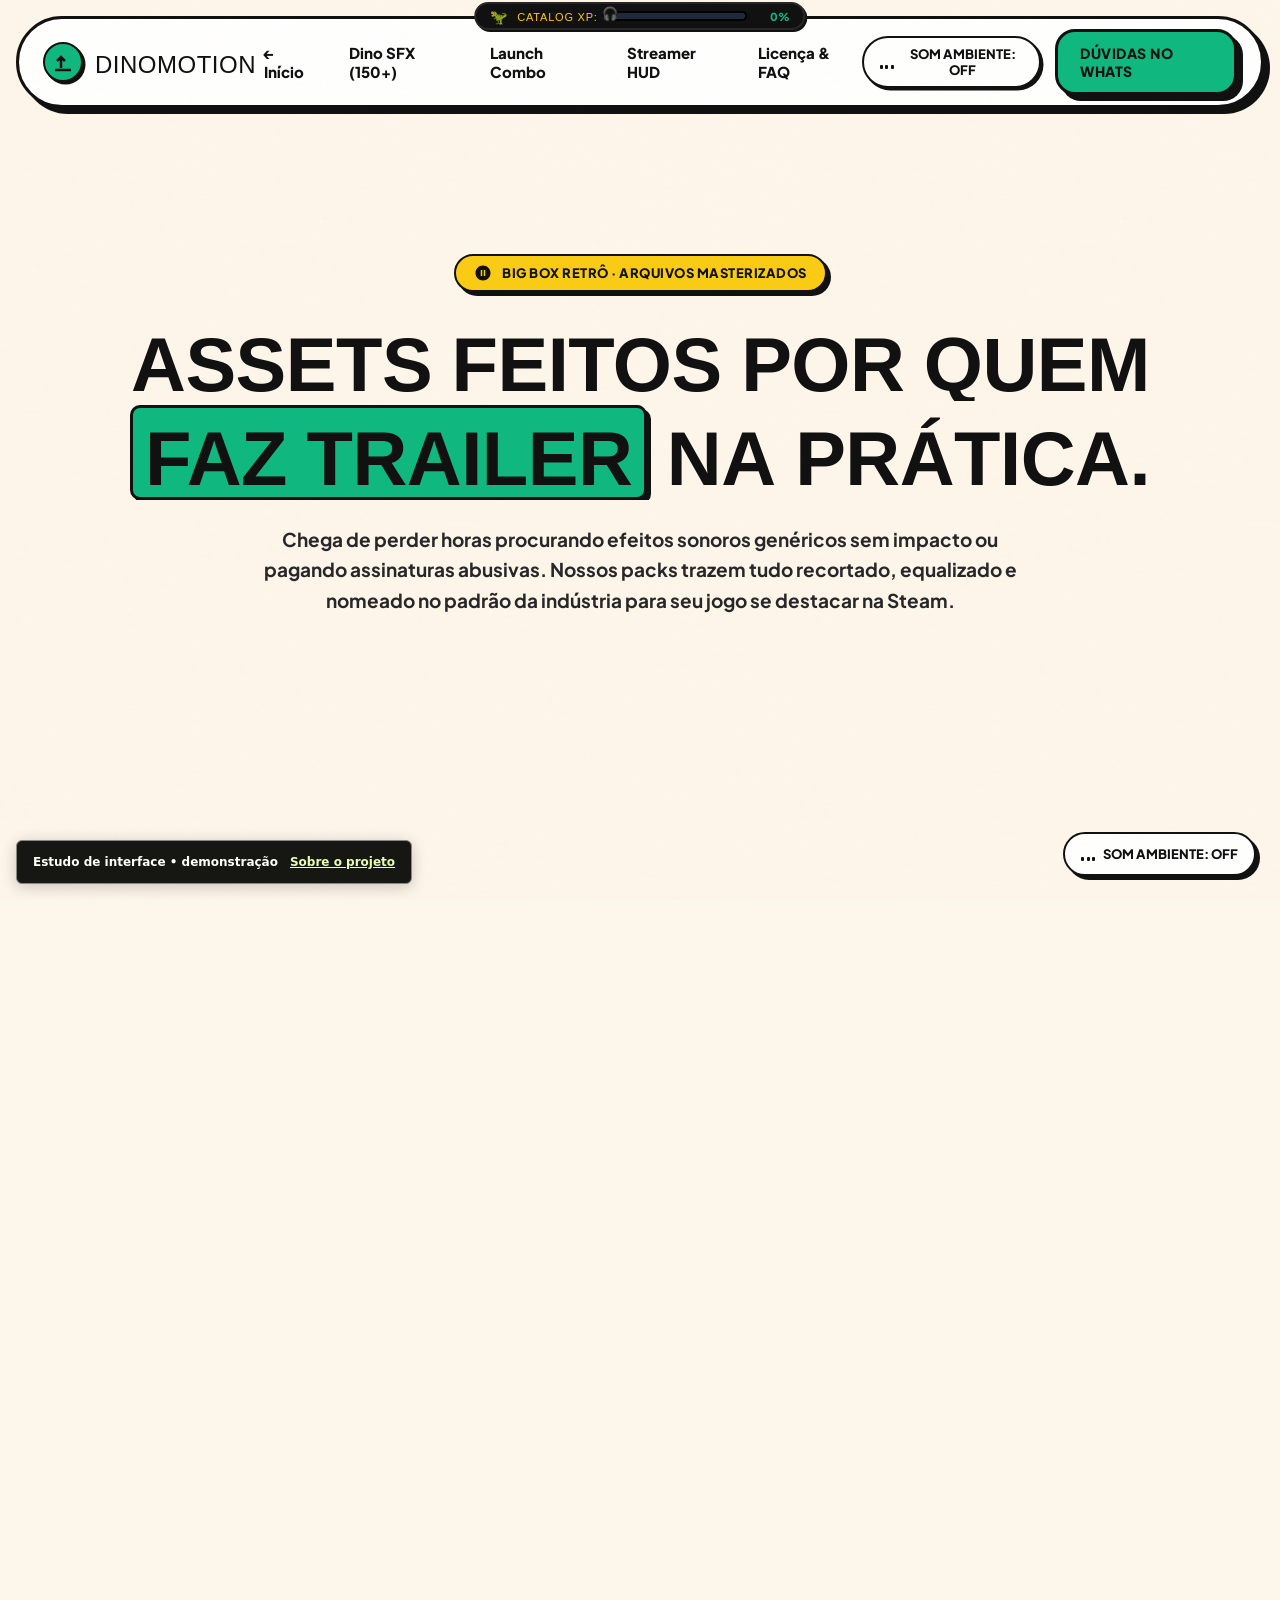
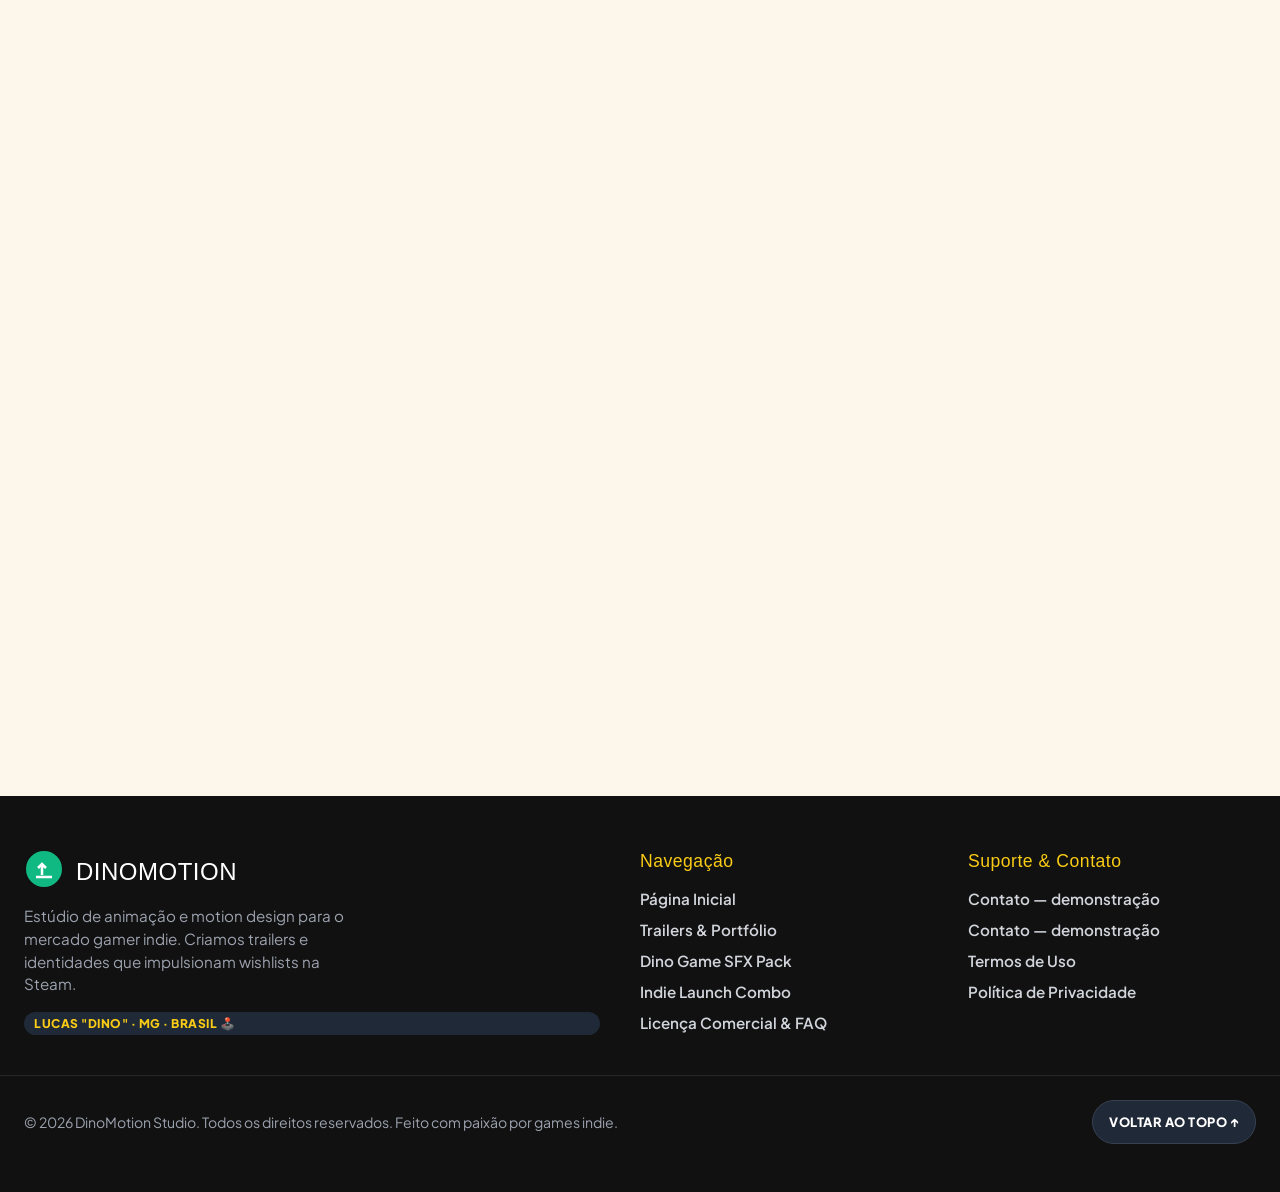
<file: produtos.html>
<!doctype html>
<html lang="pt-BR">
<head>
  <meta charset="utf-8">
  <meta name="viewport" content="width=device-width, initial-scale=1">
  <meta http-equiv="Cache-Control" content="no-cache, no-store, must-revalidate">
  <meta http-equiv="Pragma" content="no-cache">
  <meta http-equiv="Expires" content="0">
  <link rel="icon" type="image/x-icon" href="favicon.ico">
  <title>Packs de Assets e Áudio para Jogos Indie — DinoMotion Studio</title>
  <meta name="description" content="Conheça todos os detalhes do Dino Game SFX Pack, Indie Launch Combo e Streamer HUD Kit. Ouça prévias de áudio interativas, especificações técnicas e tire suas dúvidas.">
  <link rel="canonical" href="./">
  <meta name="robots" content="noindex, nofollow">

  <!-- Open Graph -->
  <meta property="og:type" content="product">
  
  <meta property="og:title" content="Packs de Assets & Efeitos Sonoros para Trailers Indie — DinoMotion">
  <meta property="og:description" content="Mais de 150 efeitos sonoros masterizados para trailers de games e templates After Effects. Ouça prévias interativas sem sair da página!">
  

  <!-- Schema.org JSON-LD -->
  

  <link rel="preconnect" href="https://fonts.googleapis.com">
  <link rel="preconnect" href="https://fonts.gstatic.com" crossorigin>
  <link href="https://fonts.googleapis.com/css2?family=Plus+Jakarta+Sans:wght@600;700;800;900&display=swap" rel="stylesheet">
  <style>
    :root {
      --bg-creme: #fdf6ea;
      --ink: #111111;
      --white: #ffffff;
      --dino-green: #10b981;
      --coral-neon: #ff5436;
      --gamepad-purple: #8b5cf6;
      --coin-yellow: #facc15;
      --cyan-neon: #06b6d4;
      --panel-active: var(--dino-green);
    }
  </style>
  <link rel="stylesheet" href="style.css?v=9">
<link rel="stylesheet" href="study.css">
</head>
<body class="loading">

  <!-- Textura de Papel Físico Analógico -->
  <div class="paper-overlay" aria-hidden="true"></div>

  <!-- LOADER INICIAL RETRÔ ARCADE -->
  <div id="loader" aria-hidden="true">
    <img src="assets/img/dino-cloud.svg" class="ld-sky-cloud c1" width="160" height="90" alt="">
    <img src="assets/img/dino-cloud-2.svg" class="ld-sky-cloud c2" width="200" height="110" alt="">
    <img src="assets/img/dino-cloud-3.svg" class="ld-sky-cloud c3" width="140" height="80" alt="">

    <div class="ld-box">
      <span class="ld-badge">CATÁLOGO DE ASSETS · PRÉVIA DE ÁUDIO</span>
      <div class="ld-title">DINOMOTION</div>
      <p class="ld-tagline">Carregando samplers de áudio e caixas retrô...</p>
      <div class="ld-progress-bar">
        <div class="ld-progress-fill"></div>
      </div>
    </div>
  </div>

  <!-- NAVBAR -->
  <header class="navbar">
    <!-- RETRO GAMER XP SCROLL PROGRESS HUD -->
    <div class="scroll-hud-bar" id="scroll-hud" aria-hidden="true">
      <div class="scroll-hud-inner">
        <span class="scroll-hud-icon" aria-hidden="true">🦖</span>
        <span class="scroll-hud-label">CATALOG XP:</span>
        <div class="scroll-hud-track">
          <div class="scroll-hud-fill" id="scroll-hud-fill"></div>
          <span class="scroll-hud-pin" id="scroll-hud-pin" aria-hidden="true">🎧</span>
        </div>
        <span class="scroll-hud-pct" id="scroll-hud-pct">0%</span>
      </div>
    </div>

    <div class="nav-inner">
      <a href="index.html" class="brand-logo" aria-label="Voltar para a Página Inicial do DinoMotion">
        <span class="brand-icon">
          <svg width="24" height="24" viewBox="0 0 24 24" fill="none" stroke="currentColor" stroke-width="2.5"><path d="M6 11l4-4 4 4M10 7v11M4 20h16"/></svg>
        </span>
        <span>DINOMOTION</span>
      </a>
      <nav aria-label="Navegação secundária de produtos">
        <ul class="nav-links">
          <li><a href="index.html" class="nav-link">← Início</a></li>
          <li><a href="#sfx-pack" class="nav-link">Dino SFX (150+)</a></li>
          <li><a href="#launch-combo" class="nav-link">Launch Combo</a></li>
          <li><a href="#streamer-kit" class="nav-link">Streamer HUD</a></li>
          <li><a href="#licenca-faq" class="nav-link">Licença & FAQ</a></li>
        </ul>
      </nav>
      <div class="nav-actions">
        <button id="bgm-toggle" class="btn-bgm-toggle" title="Ligar / Desligar Som Ambiente Gamer" aria-label="Ligar ou desligar som ambiente">
          <span class="bgm-equalizer" aria-hidden="true">
            <span class="bar b1"></span>
            <span class="bar b2"></span>
            <span class="bar b3"></span>
          </span>
          <span class="bgm-label">SOM AMBIENTE: OFF</span>
        </button>
        <a href="#study-details" rel="noopener noreferrer" class="btn-tactile btn-sm btn-green" aria-label="Tirar dúvidas no WhatsApp">
          <span class="btn-shadow"></span>
          <span class="btn-face">Dúvidas no Whats</span>
        </a>
      </div>
    </div>
  </header>

  <main>
    <!-- HERO DE PRODUTOS -->
    <section class="products-hero">
      <div class="container">
        <div class="hero-badge motion-reveal">
          <svg width="18" height="18" viewBox="0 0 24 24" fill="currentColor"><path d="M12 2C6.48 2 2 6.48 2 12s4.48 10 10 10 10-4.48 10-10S17.52 2 12 2zm-1 14H9V8h2v8zm4 0h-2V8h2v8z"/></svg>
          <span>BIG BOX RETRÔ · ARQUIVOS MASTERIZADOS</span>
        </div>
        <h1 class="hero-title kinetic-title motion-reveal">
          <span class="kinetic-line"><span class="kinetic-inner">ASSETS FEITOS POR QUEM</span></span>
          <span class="kinetic-line"><span class="kinetic-inner"><span class="title-green">FAZ TRAILER</span> NA PRÁTICA.</span></span>
        </h1>
        <p class="hero-description motion-reveal" style="max-width: 760px; margin: 0 auto 30px auto; text-align: center;">
          Chega de perder horas procurando efeitos sonoros genéricos sem impacto ou pagando assinaturas abusivas. Nossos packs trazem tudo recortado, equalizado e nomeado no padrão da indústria para seu jogo se destacar na Steam.
        </p>

        <!-- Pílulas de Navegação Rápida -->
        <div class="product-pills-nav motion-reveal">
          <a href="#sfx-pack" class="pill-btn active">Dino Game SFX Pack (R$ 97)</a>
          <a href="#launch-combo" class="pill-btn">Indie Launch Combo (R$ 197)</a>
          <a href="#streamer-kit" class="pill-btn">Streamer HUD Kit (R$ 147)</a>
          <a href="#licenca-faq" class="pill-btn">Licença Comercial & Garantia</a>
        </div>
      </div>
    </section>

    <!-- PRODUTO 1: DINO GAME SFX PACK -->
    <section id="sfx-pack" class="product-detail-section">
      <div class="container">
        <div class="product-detail-card motion-card motion-reveal">
          <div class="product-detail-header-grid">
            <div class="product-mockup-wrap">
              <img src="assets/img/game-box-sfx.svg" alt="Caixa do Dino Game SFX Pack" width="300" height="280">
              <div class="product-format-badge">
                <span>FORMATO: 24-bit 48kHz WAV + MP3</span>
              </div>
            </div>
            <div class="product-main-info">
              <div class="product-tag-row">
                <span class="badge-featured" style="position: static; display: inline-block;">BEST SELLER</span>
                <span class="badge-tech">150+ ARQUIVOS DE ÁUDIO</span>
                <span class="badge-tech">UCS METADATA</span>
              </div>
              <h2 class="product-heading">Dino Game SFX Pack</h2>
              <p class="product-summary">
                A biblioteca de efeitos sonoros definitiva desenhada exclusivamente para dar impacto, soco e clareza a trailers de jogos indie, combates pixel art e interfaces de games.
              </p>
              <div class="product-price-box">
                <div class="price-val">R$ 97 <span class="price-sub">pagamento único · acesso vitalício</span></div>
                <div class="price-installments">ou 12x de R$ 9,68 no cartão</div>
              </div>
              <div class="product-cta-row">
                <a href="#study-details" rel="noopener noreferrer" class="btn-tactile btn-lg btn-green" aria-label="Comprar Dino Game SFX Pack via WhatsApp">
                  <span class="btn-shadow"></span>
                  <span class="btn-face">Comprar Dino SFX Agora ➔</span>
                </a>
                <a href="#licenca-faq" class="btn-tactile btn-lg btn-white">
                  <span class="btn-shadow"></span>
                  <span class="btn-face">Ver Licença Comercial</span>
                </a>
              </div>
            </div>
          </div>

          <!-- SOUNDBOARD INTERATIVO COM SAMPLES REAIS -->
          <div class="soundboard-container motion-reveal">
            <div class="soundboard-header">
              <div class="soundboard-title-group">
                <svg class="soundboard-icon" width="28" height="28" viewBox="0 0 24 24" fill="currentColor" aria-hidden="true"><path d="M21 6H3c-1.1 0-2 .9-2 2v8c0 1.1.9 2 2 2h18c1.1 0 2-.9 2-2V8c0-1.1-.9-2-2-2zm-10 7H8v3H6v-3H3v-2h3V8h2v3h3v2zm4.5 2c-.83 0-1.5-.67-1.5-1.5s.67-1.5 1.5-1.5 1.5.67 1.5 1.5-.67 1.5-1.5 1.5zm4-3c-.83 0-1.5-.67-1.5-1.5S18.67 9 19.5 9s1.5.67 1.5 1.5-.67 1.5-1.5 1.5z"/></svg>
                <div>
                  <h3 class="soundboard-title">Console de Teste de Áudio (Prévias Reais)</h3>
                  <p class="soundboard-subtitle">Clique nos cards abaixo para ouvir amostras masterizadas do pacote sem sair da página!</p>
                </div>
              </div>
              <div class="soundboard-indicator">
                <span class="status-light live"></span>
                <span>DSP ENGINE ONLINE</span>
              </div>
            </div>

            <div class="soundboard-grid">
              <!-- Sample 1 -->
              <div class="sound-sample-card" data-sound="coin">
                <div class="sound-card-header">
                  <span class="sound-number">01</span>
                  <span class="sound-category">RECOMPENSA / PICKUP</span>
                </div>
                <div class="sound-title">Coin & Gem Collect</div>
                <div class="sound-meta">tiovanlley-moedas · 48kHz WAV</div>
                <button class="sound-play-btn" data-key="coin" aria-label="Tocar efeito sonoro de Moeda e Recompensa">
                  <span class="play-icon">▶</span>
                  <span class="play-label">Ouvir Sample</span>
                </button>
              </div>

              <!-- Sample 2 -->
              <div class="sound-sample-card" data-sound="pop">
                <div class="sound-card-header">
                  <span class="sound-number">02</span>
                  <span class="sound-category">UI & INTERFACE</span>
                </div>
                <div class="sound-title">Happy Pop & Menu Click</div>
                <div class="sound-meta">floraphonic-pop · Snappy UI</div>
                <button class="sound-play-btn" data-key="pop" aria-label="Tocar efeito sonoro de Clique de Menu">
                  <span class="play-icon">▶</span>
                  <span class="play-label">Ouvir Sample</span>
                </button>
              </div>

              <!-- Sample 3 -->
              <div class="sound-sample-card" data-sound="roar">
                <div class="sound-card-header">
                  <span class="sound-number">03</span>
                  <span class="sound-category">CRIATURA / MONSTRO</span>
                </div>
                <div class="sound-title">Dino Rex Fierce Roar</div>
                <div class="sound-meta">pwlpl-roar · Impacto Pesado</div>
                <button class="sound-play-btn" data-key="roar" aria-label="Tocar efeito sonoro de Rugido de Criatura">
                  <span class="play-icon">▶</span>
                  <span class="play-label">Ouvir Sample</span>
                </button>
              </div>

              <!-- Sample 4 -->
              <div class="sound-sample-card" data-sound="whoosh">
                <div class="sound-card-header">
                  <span class="sound-number">04</span>
                  <span class="sound-category">TRANSIÇÃO / DASH</span>
                </div>
                <div class="sound-title">Spaceship Whoosh & Cut</div>
                <div class="sound-meta">dragon-studio · Cinematic Swoosh</div>
                <button class="sound-play-btn" data-key="whoosh" aria-label="Tocar efeito sonoro de Whoosh de Transição">
                  <span class="play-icon">▶</span>
                  <span class="play-label">Ouvir Sample</span>
                </button>
              </div>

              <!-- Sample 5 -->
              <div class="sound-sample-card" data-sound="victory">
                <div class="sound-card-header">
                  <span class="sound-number">05</span>
                  <span class="sound-category">FANFARRA / VITÓRIA</span>
                </div>
                <div class="sound-title">Victory Bell & Level Up</div>
                <div class="sound-meta">emand_edroff · Triunfo Gamer</div>
                <button class="sound-play-btn" data-key="victory" aria-label="Tocar efeito sonoro de Fanfarra de Vitória">
                  <span class="play-icon">▶</span>
                  <span class="play-label">Ouvir Sample</span>
                </button>
              </div>

              <!-- Sample 6 -->
              <div class="sound-sample-card" data-sound="tab">
                <div class="sound-card-header">
                  <span class="sound-number">06</span>
                  <span class="sound-category">MENU & NAVEGAÇÃO</span>
                </div>
                <div class="sound-title">Multi-Pop Tab Switch</div>
                <div class="sound-meta">floraphonic-multi · Clean Feedback</div>
                <button class="sound-play-btn" data-key="tab" aria-label="Tocar efeito sonoro de Troca de Aba">
                  <span class="play-icon">▶</span>
                  <span class="play-label">Ouvir Sample</span>
                </button>
              </div>
            </div>
          </div>

          <!-- LISTA DETALHADA DE PASTAS E CONTEÚDO TÉCNICO -->
          <div class="product-breakdown-details motion-reveal">
            <h3 class="breakdown-title">O Que Vem Dentro da Pasta (150+ Áudios):</h3>
            <div class="breakdown-grid">
              <div class="breakdown-col">
                <div class="breakdown-item">
                  <div class="breakdown-badge">📁 01_UI_AND_MENUS</div>
                  <h4>30+ Sons de Interface & Interação</h4>
                  <p>Botões retrô, cliques táteis analógicos, seleções afirmativas, avisos de erro, switches e sliders. Prontos para inventários e menus da Steam.</p>
                </div>
                <div class="breakdown-item">
                  <div class="breakdown-badge">📁 02_WHOOSHES_AND_SWOOSHES</div>
                  <h4>35+ Whooshes Cinematográficos</h4>
                  <p>Cortes ultra-rápidos, dashes no vácuo, chicotadas de vento e transições de cena para sincronizar com cortes de trailer a 60 fps.</p>
                </div>
                <div class="breakdown-item">
                  <div class="breakdown-badge">📁 03_COMBAT_AND_IMPACTS</div>
                  <h4>30+ Golpes, Socos e Explosões</h4>
                  <p>Lâminas se chocando, socos com camadas de sub-grave (sub-drop), impactos mecânicos, explosões de canhão e destruição de blocos.</p>
                </div>
              </div>

              <div class="breakdown-col">
                <div class="breakdown-item">
                  <div class="breakdown-badge">📁 04_CREATURES_AND_ROARS</div>
                  <h4>20+ Rugidos e Vocais de Criaturas</h4>
                  <p>Monstros, dinossauros ferozes, grunhidos de dano, risadas malignas de chefões e passos pesados em terreno de terra e metal.</p>
                </div>
                <div class="breakdown-item">
                  <div class="breakdown-badge">📁 05_REWARDS_AND_ITEMS</div>
                  <h4>20+ Sinos de Recompensa & Itens</h4>
                  <p>Coleta de moedas, abertura de baús dourados, desbloqueio de conquistas Steam, poções de vida e ativação de upgrades.</p>
                </div>
                <div class="breakdown-item">
                  <div class="breakdown-badge">📁 06_RISERS_AND_FANFARES</div>
                  <h4>15+ Crescentes Dramáticos & Vitórias</h4>
                  <p>Risers analógicos que criam tensão antes do clímax do trailer, drops de silêncio e fanfarras triunfais de vitória.</p>
                </div>
              </div>
            </div>
          </div>
        </div>
      </div>
    </section>

    <!-- PRODUTO 2: INDIE LAUNCH COMBO -->
    <section id="launch-combo" class="product-detail-section">
      <div class="container">
        <div class="product-detail-card featured motion-card motion-reveal">
          <div class="product-detail-header-grid">
            <div class="product-mockup-wrap">
              <span class="badge-featured-combo">MAIS COMPLETO</span>
              <img src="assets/img/game-box-combo.svg" alt="Caixa do Indie Launch Combo" width="300" height="280">
              <div class="product-format-badge">
                <span>AFTER EFFECTS + PREMIERE + SFX MASTER</span>
              </div>
            </div>
            <div class="product-main-info">
              <div class="product-tag-row">
                <span class="badge-featured" style="position: static; display: inline-block;">COMBO 40% OFF</span>
                <span class="badge-tech">10 TEMPLATES DE TRAILER</span>
                <span class="badge-tech">SFX INCLUSO</span>
              </div>
              <h2 class="product-heading">Indie Launch Combo</h2>
              <p class="product-summary">
                O arsenal definitivo para estúdios independentes: além de todo o <strong>Dino Game SFX Pack (150+ sons)</strong>, você recebe 10 templates profissionais de trailer para After Effects e Premiere com animações prontas de cápsula Steam, reviews da imprensa e telas de gameplay.
              </p>
              <div class="product-price-box">
                <div class="price-val">R$ 197 <span class="price-sub">de <strike>R$ 327</strike> · economia real de R$ 130</span></div>
                <div class="price-installments">ou 12x de R$ 19,67 no cartão</div>
              </div>
              <div class="product-cta-row">
                <a href="#study-details" rel="noopener noreferrer" class="btn-tactile btn-lg btn-coral" aria-label="Comprar Indie Launch Combo via WhatsApp">
                  <span class="btn-shadow"></span>
                  <span class="btn-face">Garantir Combo Completo ➔</span>
                </a>
                <a href="#templates-list" class="btn-tactile btn-lg btn-white">
                  <span class="btn-shadow"></span>
                  <span class="btn-face">Ver Lista dos 10 Templates</span>
                </a>
              </div>
            </div>
          </div>

          <!-- LISTA DOS 10 TEMPLATES -->
          <div id="templates-list" class="templates-showcase motion-reveal">
            <h3 class="breakdown-title">10 Templates Prontos para Editar em Menos de 1 Hora:</h3>
            <div class="templates-grid">
              <div class="template-item">
                <span class="tpl-num">01</span>
                <h4>Steam Capsule 3D Reveal</h4>
                <p>Animação de abertura com efeito de paralaxe que faz o card da sua página da Steam saltar aos olhos do jogador.</p>
              </div>
              <div class="template-item">
                <span class="tpl-num">02</span>
                <h4>Release Date Countdown</h4>
                <p>Cartela cinematográfica de anúncio com números que giram estilo placar mecânico (flip-clock) revelando sua data de lançamento.</p>
              </div>
              <div class="template-item">
                <span class="tpl-num">03</span>
                <h4>Boss Battle Intro Smash</h4>
                <p>Lettering gigante e agressivo para apresentação de chefões e inimigos com camera shake ajustável.</p>
              </div>
              <div class="template-item">
                <span class="tpl-num">04</span>
                <h4>Press Reviews & Accolades</h4>
                <p>Molduras estilizadas com estrelas de pontuação e citações da imprensa gamer (IGN, Kotaku, PC Gamer, etc.).</p>
              </div>
              <div class="template-item">
                <span class="tpl-num">05</span>
                <h4>Gameplay Feature Highlights</h4>
                <p>Badges dinâmicos laterais para pontuar as principais mecânicas: "Roguelite", "Co-op Online", "Procedural Dungeons".</p>
              </div>
              <div class="template-item">
                <span class="tpl-num">06</span>
                <h4>Kinetic Typography Smash</h4>
                <p>Palavras que entram no ritmo exato do beat musical com efeito de distorção óptica e sombras projetadas.</p>
              </div>
              <div class="template-item">
                <span class="tpl-num">07</span>
                <h4>Split-Screen Character Roster</h4>
                <p>Comparativo dinâmico de heróis, armas ou classes com barras de status retrô animadas.</p>
              </div>
              <div class="template-item">
                <span class="tpl-num">08</span>
                <h4>Fast Action Montages & Glitches</h4>
                <p>Transições estroboscópicas e glitches controlados por keyframes para sequências rápidas de combate.</p>
              </div>
              <div class="template-item">
                <span class="tpl-num">09</span>
                <h4>Wishlist CTA End Card</h4>
                <p>Tela final obrigatória para todo trailer com botão pulsante "Add to Steam Wishlist" e links de redes sociais.</p>
              </div>
              <div class="template-item">
                <span class="tpl-num">10</span>
                <h4>Retro Studio Logo Intro</h4>
                <p>Vinheta de abertura com efeito CRT scanline para apresentar a marca do seu estúdio indie com autoridade.</p>
              </div>
            </div>

            <!-- Bônus Inclusos no Combo -->
            <div class="combo-bonus-box">
              <div class="bonus-badge">BÔNUS EXCLUSIVOS</div>
              <div class="bonus-grid">
                <div class="bonus-card">
                  <div class="bonus-icon" aria-hidden="true">
                    <svg width="28" height="28" viewBox="0 0 24 24" fill="none" stroke="currentColor" stroke-width="2.5"><polygon points="23 7 16 12 23 17 23 7"/><rect x="1" y="5" width="15" height="14" rx="2" ry="2"/></svg>
                  </div>
                  <h4>Vídeo-Tutorial Passo a Passo (45 min)</h4>
                  <p>Gravado por Lucas "Dino", ensinando como substituir textos, trocar a arte pelas suas capturas de gameplay e renderizar em 4K 60fps sem travar seu PC.</p>
                </div>
                <div class="bonus-card">
                  <div class="bonus-icon" aria-hidden="true">
                    <svg width="28" height="28" viewBox="0 0 24 24" fill="none" stroke="currentColor" stroke-width="2.5"><path d="M9 18V5l12-2v13"/><circle cx="6" cy="18" r="3"/><circle cx="18" cy="16" r="3"/></svg>
                  </div>
                  <h4>5 Trilhas Épicas Sem Copyright</h4>
                  <p>Músicas completas produzidas em sintetizadores retrô e guitarras pesadas, prontas para monetização no YouTube sem risco de strikes.</p>
                </div>
              </div>
            </div>
          </div>
        </div>
      </div>
    </section>

    <!-- PRODUTO 3: STREAMER HUD KIT -->
    <section id="streamer-kit" class="product-detail-section">
      <div class="container">
        <div class="product-detail-card motion-card motion-reveal">
          <div class="product-detail-header-grid">
            <div class="product-mockup-wrap">
              <img src="assets/img/game-box-hud.svg" alt="Caixa do Streamer HUD Kit" width="300" height="280">
              <div class="product-format-badge">
                <span>WEBM ALPHA + OBS/STREAMLABS READY</span>
              </div>
            </div>
            <div class="product-main-info">
              <div class="product-tag-row">
                <span class="badge-featured" style="position: static; display: inline-block; background: #1f2937; color: #ffffff;">LANÇAMENTO EM BREVE</span>
                <span class="badge-tech">LIVE STREAMING</span>
                <span class="badge-tech">TRANSPARÊNCIA ALFA</span>
              </div>
              <h2 class="product-heading">Streamer HUD Kit</h2>
              <p class="product-summary">
                A identidade definitiva para criadores que transmitem indies na Twitch, YouTube e Kick: molduras de webcam com iluminação neon reativa, alertas animados com canal alfa e transições stinger com áudio sincronizado.
              </p>
              <div class="product-price-box">
                <div class="price-val">R$ 147 <span class="price-sub">preço de pré-lançamento</span></div>
                <div class="price-installments">30% de desconto para quem entrar na lista VIP</div>
              </div>
              <div class="product-cta-row">
                <a href="#study-details" rel="noopener noreferrer" class="btn-tactile btn-lg btn-yellow" aria-label="Entrar na lista VIP com desconto no WhatsApp">
                  <span class="btn-shadow"></span>
                  <span class="btn-face">Entrar na Lista VIP (30% OFF) ➔</span>
                </a>
              </div>
            </div>
          </div>

          <!-- O QUE ESTÁ SENDO PRODUZIDO -->
          <div class="product-breakdown-details motion-reveal">
            <h3 class="breakdown-title">O Que Está Incluído no Kit de Transmissão:</h3>
            <div class="breakdown-grid">
              <div class="breakdown-col">
                <div class="breakdown-item">
                  <div class="breakdown-badge">📺 MOLDURAS DE WEBCAM</div>
                  <h4>Overlays 16:9 e 4:3 com LED Neon</h4>
                  <p>Molduras limpas com suporte a barra de última sub, último follow e meta de bits customizável.</p>
                </div>
                <div class="breakdown-item">
                  <div class="breakdown-badge">⚡ ALERTAS ANIMADOS (.WEBM)</div>
                  <h4>12 Alertas com Canal Alfa Transparente</h4>
                  <p>Alertas de Novo Inscrito, Doação, Raid e Bits com animação e efeito sonoro já masterizados.</p>
                </div>
              </div>
              <div class="breakdown-col">
                <div class="breakdown-item">
                  <div class="breakdown-badge">🎬 TELAS DE STREAMING</div>
                  <h4>6 Telas de Transição e Espera</h4>
                  <p>Starting Soon, Be Right Back, Stream Ending, Tela de Bate-Papo com o Chat e Offline.</p>
                </div>
                <div class="breakdown-item">
                  <div class="breakdown-badge">🔄 STINGER TRANSITION</div>
                  <h4>Transição de Cena de 1 Segundo</h4>
                  <p>Corte de corte perfeito com áudio de whoosh sincronizado para alternar entre jogo e bate-papo.</p>
                </div>
              </div>
            </div>
          </div>
        </div>
      </div>
    </section>

    <!-- SEÇÃO COMPARATIVO & LICENÇA COMERCIAL & GARANTIA -->
    <section id="licenca-faq" class="license-faq-section">
      <div class="container">
        <!-- Banner de Garantia Incondicional 7 Dias -->
        <div class="guarantee-box motion-card motion-reveal">
          <div class="guarantee-seal">
            <span class="guarantee-badge-text">7 DIAS</span>
            <span class="guarantee-badge-sub">GARANTIA CDC</span>
          </div>
          <div class="guarantee-text">
            <h3>Risco Zero: 7 Dias de Garantia Incondicional</h3>
            <p>
              Baixe os arquivos, teste no seu projeto, ouça cada áudio no fone e aplique nos seus cortes de trailer. Se por qualquer motivo você achar que o pacote não agregou valor profissional ao seu jogo, basta nos mandar uma mensagem no WhatsApp dentro de 7 dias que devolveremos 100% do seu dinheiro, sem perguntas e sem enrolação.
            </p>
          </div>
        </div>

        <!-- Termos de Licença Comercial Simplificada -->
        <div class="license-terms-card motion-reveal">
          <span class="section-badge">TRANSPARÊNCIA TOTAL</span>
          <h2 class="section-title">LICENÇA COMERCIAL <span class="brush-highlight">SEM PEGADINHAS</span></h2>
          <p class="section-subtitle" style="margin-bottom: 24px;">Entenda exatamente onde e como você pode utilizar os assets DinoMotion:</p>

          <div class="license-grid">
            <div class="license-col allow">
              <h4><span class="lic-icon" aria-hidden="true">✔</span> O QUE VOCÊ PODE FAZER:</h4>
              <ul>
                <li><strong>Jogos Comerciais e Gratuitos:</strong> Usar em qualquer jogo na Steam, Epic Games Store, consoles (Switch, PS5, Xbox) e mobile.</li>
                <li><strong>Vídeos e Trailers:</strong> Usar em teasers, trailers de gameplay, devlogs e vídeos promocionais.</li>
                <li><strong>Monetização no YouTube/Twitch:</strong> Nossos áudios são 100% royalty-free e livres de Content ID. Você nunca receberá strike de copyright.</li>
                <li><strong>Múltiplos Projetos:</strong> Uma única compra permite usar os assets em quantos projetos você e seu estúdio produzirem.</li>
                <li><strong>Edição e Manipulação:</strong> Cortar, aplicar efeitos, distorcer, acelerar ou desacelerar os áudios livremente.</li>
              </ul>
            </div>
            <div class="license-col forbid">
              <h4><span class="lic-icon" aria-hidden="true">✖</span> O QUE É ESTRITAMENTE PROIBIDO:</h4>
              <ul>
                <li><strong>Revenda Avulsa:</strong> Revender, redistribuir ou compartilhar os arquivos brutos de áudio ou projeto em fóruns, torrents ou packs de terceiros.</li>
                <li><strong>Registro de Content ID:</strong> Você não pode registrar as faixas de música pura em plataformas de proteção de direitos autorais para reivindicar terceiros.</li>
              </ul>
            </div>
          </div>
        </div>

        <!-- PERGUNTAS FREQUENTES (FAQ ACCORDION) -->
        <div class="faq-section motion-reveal">
          <span class="section-badge">TIRE SUAS DÚVIDAS</span>
          <h2 class="section-title">PERGUNTAS <span class="brush-highlight">FREQUENTES</span></h2>

          <div class="faq-accordion" id="faq-accordion">
            <details class="faq-item" open>
              <summary class="faq-summary">
                <span>1. Como recebo acesso aos arquivos após o pagamento?</span>
                <span class="faq-arrow" aria-hidden="true">▾</span>
              </summary>
              <div class="faq-content">
                <p>O envio é 100% digital e imediato. Assim que o pagamento (via PIX ou Cartão) é confirmado, você recebe o link de download direto no Google Drive e na sua caixa de entrada, com acesso vitalício para baixar quando quiser.</p>
              </div>
            </details>

            <details class="faq-item">
              <summary class="faq-summary">
                <span>2. Preciso ter conhecimento avançado em After Effects para usar os templates?</span>
                <span class="faq-arrow" aria-hidden="true">▾</span>
              </summary>
              <div class="faq-content">
                <p>Não! Todos os templates foram estruturados para nível iniciante/intermediário. Criamos caixas de substituição rápida ("Arraste seu Gameplay Aqui" e "Edite seu Texto Aqui"). Além disso, o Combo inclui um tutorial de 45 minutos explicando cada clique.</p>
              </div>
            </details>

            <details class="faq-item">
              <summary class="faq-summary">
                <span>3. Os efeitos sonoros funcionam no DaVinci Resolve e no Premiere Pro?</span>
                <span class="faq-arrow" aria-hidden="true">▾</span>
              </summary>
              <div class="faq-content">
                <p>Sim! Os áudios são fornecidos em formatos universais <strong>WAV 24-bit 48kHz</strong> e <strong>MP3 320kbps</strong>, compatíveis com DaVinci Resolve, Premiere Pro, Final Cut, CapCut, Blender, Unreal Engine, Unity e Godot.</p>
              </div>
            </details>

            <details class="faq-item">
              <summary class="faq-summary">
                <span>4. Vocês emitem Nota Fiscal para meu estúdio / CNPJ?</span>
                <span class="faq-arrow" aria-hidden="true">▾</span>
              </summary>
              <div class="faq-content">
                <p>Com certeza. Emitimos nota fiscal eletrônica de prestação de serviços / produtos digitais para pessoas físicas (CPF) e empresas (CNPJ). Basta informar seus dados no fechamento da compra.</p>
              </div>
            </details>

            <details class="faq-item">
              <summary class="faq-summary">
                <span>5. Se eu precisar de ajuda ou suporte técnico com os arquivos?</span>
                <span class="faq-arrow" aria-hidden="true">▾</span>
              </summary>
              <div class="faq-content">
                <p>Você tem suporte direto pelo nosso canal oficial de WhatsApp e e-mail. Caso tenha qualquer dificuldade para abrir um projeto ou localizar um arquivo, a equipe DinoMotion te orienta na hora.</p>
              </div>
            </details>
          </div>
        </div>

        <!-- CTA FINAL -->
        <div class="final-cta-card motion-card motion-reveal" style="text-align: center; margin-top: 60px; padding: 48px 24px; background: #ffffff; border: 3px solid #111111; border-radius: 20px; box-shadow: 8px 8px 0 #111111;">
          <span class="section-badge">NÃO PERCA TEMPO</span>
          <h2 style="font-size: 2.2rem; font-weight: 900; margin-top: 14px; margin-bottom: 14px;">PRONTO PARA ELEVAR O NÍVEL DO SEU JOGO?</h2>
          <p style="color: #4b5563; font-size: 1.1rem; max-width: 600px; margin: 0 auto 28px auto;">
            Escolha seu pack agora e comece a editar ainda hoje com arquivos masterizados e garantia de 7 dias.
          </p>
          <div style="display: flex; gap: 16px; justify-content: center; flex-wrap: wrap;">
            <a href="#study-details" rel="noopener noreferrer" class="btn-tactile btn-lg btn-coral">
              <span class="btn-shadow"></span>
              <span class="btn-face">Comprar Indie Launch Combo (R$ 197)</span>
            </a>
            <a href="#study-details" rel="noopener noreferrer" class="btn-tactile btn-lg btn-green">
              <span class="btn-shadow"></span>
              <span class="btn-face">Comprar Dino SFX Pack (R$ 97)</span>
            </a>
          </div>
        </div>
      </div>
    </section>
  </main>

  <!-- FOOTER -->
  <footer class="footer">
    <div class="container footer-grid">
      <div class="footer-col">
        <a href="index.html" class="brand-logo" aria-label="DinoMotion Página Inicial">
          <span class="brand-icon">
            <svg width="24" height="24" viewBox="0 0 24 24" fill="none" stroke="currentColor" stroke-width="2.5"><path d="M6 11l4-4 4 4M10 7v11M4 20h16"/></svg>
          </span>
          <span>DINOMOTION</span>
        </a>
        <p class="footer-text">
          Estúdio de animação e motion design para o mercado gamer indie. Criamos trailers e identidades que impulsionam wishlists na Steam.
        </p>
        <span class="footer-stamp">LUCAS "DINO" · MG · BRASIL 🕹️</span>
      </div>

      <div class="footer-col">
        <span class="footer-title">Navegação</span>
        <ul class="footer-links">
          <li><a href="index.html">Página Inicial</a></li>
          <li><a href="index.html#servicos">Trailers & Portfólio</a></li>
          <li><a href="#sfx-pack">Dino Game SFX Pack</a></li>
          <li><a href="#launch-combo">Indie Launch Combo</a></li>
          <li><a href="#licenca-faq">Licença Comercial & FAQ</a></li>
        </ul>
      </div>

      <div class="footer-col">
        <span class="footer-title">Suporte & Contato</span>
        <ul class="footer-links">
          <li><a href="#study-details" rel="noopener noreferrer">Contato — demonstração</a></li>
          <li><a href="#study-details">Contato — demonstração</a></li>
          <li><a href="#">Termos de Uso</a></li>
          <li><a href="#">Política de Privacidade</a></li>
        </ul>
      </div>
    </div>

    <div class="footer-bottom">
      <div class="container footer-bottom-inner">
        <p>© 2026 DinoMotion Studio. Todos os direitos reservados. Feito com paixão por games indie.</p>
        <a href="#scroll-hud" class="btn-back-top" aria-label="Voltar ao topo da página">VOLTAR AO TOPO ↑</a>
      </div>
    </div>
  </footer>

  <!-- DOCK FLUTUANTE DE SOM AMBIENTE (RETRO CASSETTE DOCK) -->
  <aside class="floating-sound-dock" aria-label="Controle de Som Ambiente">
    <button class="btn-bgm-toggle floating-btn" title="Ligar / Desligar Som Ambiente Gamer" aria-label="Ligar ou desligar música ambiente">
      <span class="bgm-equalizer" aria-hidden="true">
        <span class="bar b1"></span>
        <span class="bar b2"></span>
        <span class="bar b3"></span>
      </span>
      <span class="bgm-label">SOM AMBIENTE: OFF</span>
    </button>
  </aside>

  <script src="app.js?v=9"></script>
  <script>
    // Conecta os botões do soundboard com o SoundboardManager exclusivo
    document.addEventListener("DOMContentLoaded", () => {
      document.querySelectorAll(".sound-play-btn").forEach(btn => {
        btn.addEventListener("click", (e) => {
          e.stopPropagation();
          const key = btn.dataset.key;
          const card = btn.closest(".sound-sample-card");
          const playLabel = btn.querySelector(".play-label");
          const playIcon = btn.querySelector(".play-icon");

          if (!window.SoundboardManager) return;

          const isNowPlaying = window.SoundboardManager.play(
            key,
            // onStart
            () => {
              // Reseta todos os outros cards imediatamente
              document.querySelectorAll(".sound-sample-card").forEach(c => c.classList.remove("playing"));
              document.querySelectorAll(".sound-play-btn .play-label").forEach(l => l.textContent = "Ouvir Sample");
              document.querySelectorAll(".sound-play-btn .play-icon").forEach(i => i.textContent = "▶");

              if (card) card.classList.add("playing");
              if (playLabel) playLabel.textContent = "Parar Áudio";
              if (playIcon) playIcon.textContent = "⏹";
            },
            // onEnded
            () => {
              if (card) card.classList.remove("playing");
              if (playLabel) playLabel.textContent = "Ouvir Sample";
              if (playIcon) playIcon.textContent = "▶";
            }
          );

          if (!isNowPlaying) {
            // Se foi clicado para parar o áudio atual
            if (card) card.classList.remove("playing");
            if (playLabel) playLabel.textContent = "Ouvir Sample";
            if (playIcon) playIcon.textContent = "▶";
          }
        });
      });
    });
  </script>
<aside class="study-notice" aria-label="Projeto demonstrativo"><span>Estudo de interface • demonstração</span><a href="#study-details">Sobre o projeto</a></aside>
<dialog class="study-dialog" id="study-details" aria-labelledby="study-title"><h2 id="study-title">Um estudo do UNIVERSO STUDIO</h2><p>DinoMotion é um estudo de identidade e interface. Personagem, catálogo, preços e ofertas são demonstrativos. Não há venda, cobrança, entrega de produtos ou contratação por este site.</p><p>Este site demonstra design, movimento e interação do projeto original.</p><p><a href="https://www.instagram.com/universostudioofficial/" target="_blank" rel="noopener noreferrer">Conhecer o UNIVERSO STUDIO</a></p><button type="button">Voltar ao site</button></dialog>
<script src="study.js"></script>
</body>
</html>
</file>
<file: style.css>
/* ============================================================
   DINOMOTION STUDIO v2 — Design System & Neo-Brutalismo Gamer
   ============================================================ */

@font-face {
  font-family: 'Gasoek One';
  src: url('assets/font/gasoek-digits.woff2') format('woff2');
  font-weight: normal;
  font-style: normal;
  font-display: swap;
}

:root {
  --bg-creme: #fdf6ea;
  --ink: #111111;
  --white: #ffffff;
  
  /* Cores Temáticas Gamer */
  --dino-green: #10b981;
  --coral-neon: #ff5436;
  --gamepad-purple: #8b5cf6;
  --coin-yellow: #facc15;
  --cyan-neon: #06b6d4;

  --panel-active: var(--dino-green);

  /* Sombras e Bordas */
  --stroke-thin: 2.5px solid var(--ink);
  --stroke-thick: 3.5px solid var(--ink);
  --stroke-heavy: 5px solid var(--ink);
  
  --shadow-sm: 4px 4px 0px var(--ink);
  --shadow-md: 6px 6px 0px var(--ink);
  --shadow-lg: 10px 10px 0px var(--ink);
  --shadow-xl: 14px 14px 0px var(--ink);

  --radius-sm: 12px;
  --radius-md: 20px;
  --radius-lg: 28px;
  --radius-pill: 9999px;

  --ease-bounce: cubic-bezier(0.34, 1.56, 0.64, 1);
  --ease-smooth: cubic-bezier(0.65, 0, 0.25, 1);
}

*, *::before, *::after {
  box-sizing: border-box;
  margin: 0;
  padding: 0;
}

html {
  scroll-behavior: smooth;
  font-family: 'Plus Jakarta Sans', system-ui, sans-serif;
  background-color: var(--bg-creme);
  color: var(--ink);
  overflow-x: hidden;
}

body {
  background-color: var(--bg-creme);
  overflow-x: hidden;
  position: relative;
  min-height: 100vh;
}

body.loading {
  overflow: hidden;
}

/* Textura sutil de papel físico */
.paper-overlay {
  position: fixed;
  inset: 0;
  pointer-events: none;
  z-index: 999;
  background-image: url('assets/img/paper.jpg');
  background-size: 800px;
  background-repeat: repeat;
  mix-blend-mode: multiply;
  opacity: 0.18;
}

.container {
  width: 100%;
  max-width: 1280px;
  margin: 0 auto;
  padding: 0 24px;
}

/* ============================================================
   LOADER RETRÔ
   ============================================================ */
#loader {
  position: fixed;
  inset: 0;
  background: #38bdf8;
  z-index: 9999;
  display: flex;
  flex-direction: column;
  align-items: center;
  justify-content: center;
  transition: opacity 0.35s ease, visibility 0.35s ease;
}

#loader.hide {
  opacity: 0;
  visibility: hidden;
  pointer-events: none;
}

.ld-sky-cloud {
  position: absolute;
  opacity: 0.9;
  animation: floatCloud 14s linear infinite;
}
.ld-sky-cloud.c1 { top: 12%; left: -160px; animation-duration: 16s; width: 160px; }
.ld-sky-cloud.c2 { top: 35%; right: -200px; animation-duration: 20s; animation-direction: reverse; width: 200px; }
.ld-sky-cloud.c3 { bottom: 15%; left: -140px; animation-duration: 14s; width: 140px; }

@keyframes floatCloud {
  0% { transform: translateX(0); }
  100% { transform: translateX(110vw); }
}

.ld-box {
  background: var(--white);
  border: var(--stroke-heavy);
  box-shadow: var(--shadow-xl);
  border-radius: var(--radius-lg);
  padding: 40px 48px;
  text-align: center;
  position: relative;
  max-width: 90%;
  width: 440px;
  z-index: 2;
}

.ld-badge {
  display: inline-block;
  background: #111111;
  color: #facc15;
  border: var(--stroke-thin);
  box-shadow: var(--shadow-sm);
  padding: 6px 14px;
  border-radius: var(--radius-pill);
  font-weight: 800;
  font-size: 13px;
  letter-spacing: 1px;
  margin-bottom: 16px;
  text-transform: uppercase;
}

.ld-title {
  font-family: 'Gasoek One', Impact, sans-serif;
  font-size: 40px;
  letter-spacing: 1px;
  text-transform: uppercase;
  margin-bottom: 8px;
}

.ld-tagline {
  font-size: 15px;
  font-weight: 700;
  color: #4b5563;
  margin-bottom: 24px;
}

.ld-progress-bar {
  width: 100%;
  height: 24px;
  background: #f3f4f6;
  border: var(--stroke-thick);
  border-radius: var(--radius-pill);
  overflow: hidden;
  position: relative;
}

.ld-progress-fill {
  height: 100%;
  width: 0%;
  background: var(--dino-green);
  border-radius: var(--radius-pill);
  transition: width 0.1s linear;
}

/* ============================================================
   NAVBAR
   ============================================================ */
.navbar {
  position: sticky;
  top: 16px;
  z-index: 100;
  padding: 0 16px;
  margin-bottom: 32px;
}

.nav-inner {
  max-width: 1280px;
  margin: 0 auto;
  background: var(--white);
  border: var(--stroke-thick);
  box-shadow: var(--shadow-md);
  border-radius: var(--radius-pill);
  padding: 10px 24px;
  display: flex;
  align-items: center;
  justify-content: space-between;
}

.brand-logo {
  display: inline-flex;
  align-items: center;
  min-height: 44px;
  gap: 12px;
  text-decoration: none;
  color: var(--ink);
  font-family: 'Gasoek One', Impact, sans-serif;
  font-size: 24px;
  letter-spacing: 0.5px;
}

.brand-icon {
  width: 40px;
  height: 40px;
  background: var(--dino-green);
  border: var(--stroke-thin);
  border-radius: 50%;
  display: grid;
  place-items: center;
  box-shadow: 2.5px 2.5px 0 var(--ink);
}

.nav-links {
  display: flex;
  align-items: center;
  gap: 20px;
  list-style: none;
}

.nav-link {
  display: inline-flex;
  align-items: center;
  min-height: 44px;
  padding: 0 8px;
  text-decoration: none;
  color: var(--ink);
  font-weight: 800;
  font-size: 15px;
  transition: color 0.15s ease;
}

.nav-link:hover {
  color: var(--coral-neon);
}

/* ============================================================
   BOTÕES TÁTEIS 3D (PUSHABLE BUTTONS)
   ============================================================ */
.btn-tactile {
  position: relative;
  display: inline-flex;
  align-items: center;
  justify-content: center;
  min-height: 44px;
  text-decoration: none;
  border: none;
  background: none;
  cursor: pointer;
  padding: 0;
  user-select: none;
  font-family: inherit;
}

.btn-tactile .btn-shadow {
  position: absolute;
  inset: 0;
  background: var(--ink);
  border-radius: var(--radius-md);
  transform: translate(6px, 6px);
  transition: transform 0.12s ease;
}

.btn-tactile .btn-face {
  position: relative;
  display: inline-flex;
  align-items: center;
  justify-content: center;
  min-height: 44px;
  gap: 10px;
  background: var(--coin-yellow);
  color: var(--ink);
  border: var(--stroke-thick);
  border-radius: var(--radius-md);
  padding: 14px 28px;
  font-family: 'Plus Jakarta Sans', sans-serif;
  font-size: 16px;
  font-weight: 900;
  text-transform: uppercase;
  letter-spacing: 0.5px;
  transition: transform 0.15s var(--ease-bounce);
}

.btn-tactile:hover .btn-face {
  transform: translate(-2px, -2px);
}

.btn-tactile:active .btn-face,
.btn-tactile.press .btn-face {
  transform: translate(6px, 6px);
  transition: transform 0.05s ease-out;
}

.btn-tactile.btn-green .btn-face { background: var(--dino-green); color: var(--ink); }
.btn-tactile.btn-coral .btn-face { background: var(--coral-neon); color: var(--ink); }
.btn-tactile.btn-purple .btn-face { background: var(--gamepad-purple); color: var(--white); }
.btn-tactile.btn-white .btn-face { background: var(--white); color: var(--ink); }

.btn-tactile.btn-sm {
  min-height: 44px;
  display: inline-block;
}

.btn-tactile.btn-sm .btn-face {
  padding: 12px 22px;
  font-size: 14px;
  min-height: 44px;
  display: inline-flex;
  align-items: center;
  justify-content: center;
}
.btn-tactile.btn-lg .btn-face {
  padding: 18px 36px;
  font-size: 18px;
}

/* ============================================================
   HERO SECTION (MONUMENTAL DISPLAY + MASCOTE LIVRE)
   ============================================================ */
.hero {
  padding: 30px 0 70px;
  position: relative;
}

.hero-grid {
  display: grid;
  grid-template-columns: 1.15fr 0.85fr;
  align-items: center;
  gap: 32px;
}

.hero-badge {
  display: inline-flex;
  align-items: center;
  gap: 10px;
  background: var(--coin-yellow);
  color: var(--ink);
  border: var(--stroke-thin);
  box-shadow: var(--shadow-sm);
  border-radius: var(--radius-pill);
  padding: 8px 18px;
  font-weight: 900;
  font-size: 13px;
  text-transform: uppercase;
  letter-spacing: 0.5px;
  margin-bottom: 24px;
}

.hero-title {
  font-family: 'Gasoek One', Impact, sans-serif;
  font-size: clamp(48px, 6vw, 76px);
  line-height: 1.05;
  letter-spacing: -0.5px;
  text-transform: uppercase;
  margin-bottom: 24px;
  color: #111111;
}

.hero-title .title-yellow {
  background: var(--coin-yellow);
  color: #111111;
  padding: 2px 12px;
  border-radius: 10px;
  border: var(--stroke-thick);
  box-shadow: 4px 4px 0 #111111;
  display: inline-block;
}

.hero-title .title-green {
  background: var(--dino-green);
  color: #111111;
  padding: 2px 12px;
  border-radius: 10px;
  border: var(--stroke-thick);
  box-shadow: 4px 4px 0 #111111;
  display: inline-block;
}

.hero-description {
  font-size: 19px;
  line-height: 1.6;
  color: #27272a;
  font-weight: 700;
  margin-bottom: 36px;
  max-width: 580px;
}

.hero-actions {
  display: flex;
  align-items: center;
  gap: 18px;
  flex-wrap: wrap;
}

/* Mascote Livre no Canvas */
.hero-mascot-container {
  position: relative;
  display: flex;
  justify-content: center;
  align-items: center;
}

.dino-floating-wrapper {
  position: relative;
  width: 100%;
  max-width: 460px;
  animation: dinoFloat 5s ease-in-out infinite;
}

@keyframes dinoFloat {
  0%, 100% { transform: translateY(0px) rotate(0deg); }
  50% { transform: translateY(-12px) rotate(1.2deg); }
}

.dino-mascot-img {
  width: 100%;
  height: auto;
  display: block;
}

/* Seta e Doodles ao redor do Mascote */
.hero-arrow-doodle {
  position: absolute;
  top: 10%;
  left: -80px;
  width: 120px;
  height: 100px;
  z-index: 5;
  pointer-events: none;
}

.hero-mascot-sticker {
  position: absolute;
  bottom: 8%;
  left: -40px;
  background: var(--coin-yellow);
  color: var(--ink);
  border: var(--stroke-thick);
  box-shadow: var(--shadow-md);
  border-radius: var(--radius-pill);
  padding: 8px 18px;
  font-family: 'Gasoek One', Impact, sans-serif;
  font-size: 16px;
  letter-spacing: 0.5px;
  text-transform: uppercase;
  transform: rotate(-8deg);
  z-index: 10;
}

.hero-mascot-tag {
  position: absolute;
  top: 2%;
  right: -20px;
  background: var(--white);
  border: var(--stroke-thick);
  box-shadow: var(--shadow-md);
  border-radius: var(--radius-md);
  padding: 8px 16px;
  font-weight: 900;
  font-size: 13px;
  text-transform: uppercase;
  transform: rotate(6deg);
  z-index: 10;
}

/* ============================================================
   TICKER INFINITO (MARQUEE)
   ============================================================ */
.ticker-section {
  width: 100vw;
  margin-left: calc(-50vw + 50%);
  background: var(--ink);
  color: var(--white);
  border-top: var(--stroke-thick);
  border-bottom: var(--stroke-thick);
  overflow: hidden;
  padding: 14px 0;
  position: relative;
}

.ticker-track {
  display: flex;
  width: max-content;
  animation: tickerSlide 24s linear infinite;
}

.ticker-section:hover .ticker-track {
  animation-play-state: paused;
}

@keyframes tickerSlide {
  0% { transform: translateX(0); }
  100% { transform: translateX(-50%); }
}

.ticker-item {
  display: flex;
  align-items: center;
  gap: 20px;
  font-family: 'Gasoek One', Impact, sans-serif;
  font-size: 20px;
  text-transform: uppercase;
  letter-spacing: 1.5px;
  padding-right: 32px;
}

.ticker-dot {
  color: var(--dino-green);
}

/* ============================================================
   QUEM ESTÁ NO CONTROLE (PESSOAL & HUMANO)
   ============================================================ */
.about-section {
  padding: 90px 0;
}

.about-card {
  background: var(--white);
  border: var(--stroke-heavy);
  box-shadow: var(--shadow-xl);
  border-radius: var(--radius-lg);
  padding: 56px 48px;
  display: grid;
  grid-template-columns: 0.9fr 1.1fr;
  gap: 52px;
  align-items: center;
}

.about-portrait-wrap {
  display: flex;
  justify-content: center;
}

.about-polaroid {
  width: 100%;
  max-width: 300px;
  display: block;
  transition: transform 0.25s ease;
}

.about-polaroid:hover {
  transform: rotate(-1deg) scale(1.03);
}

.about-badge {
  display: inline-block;
  background: #111111;
  color: #facc15;
  border: var(--stroke-thin);
  box-shadow: var(--shadow-sm);
  border-radius: var(--radius-pill);
  padding: 6px 16px;
  font-weight: 800;
  font-size: 13px;
  text-transform: uppercase;
  margin-bottom: 20px;
}

.about-title {
  font-family: 'Gasoek One', Impact, sans-serif;
  font-size: 38px;
  line-height: 1.1;
  text-transform: uppercase;
  margin-bottom: 20px;
  letter-spacing: -0.5px;
}

.about-text {
  font-size: 17px;
  line-height: 1.7;
  color: #374151;
  font-weight: 600;
  margin-bottom: 24px;
}

.about-tags {
  display: flex;
  flex-wrap: wrap;
  gap: 10px;
  margin-bottom: 32px;
}

.tag-pill {
  background: #f3f4f6;
  border: var(--stroke-thin);
  padding: 6px 14px;
  border-radius: var(--radius-pill);
  font-size: 13px;
  font-weight: 800;
}

/* Contadores */
.counters-grid {
  display: grid;
  grid-template-columns: 1fr 1fr;
  gap: 20px;
}

.counter-box {
  border: var(--stroke-thick);
  box-shadow: var(--shadow-md);
  border-radius: var(--radius-md);
  padding: 20px 24px;
  text-align: center;
}
.counter-box.box-1 { background: var(--coin-yellow); }
.counter-box.box-2 { background: var(--cyan-neon); }

.counter-num {
  font-family: 'Gasoek One', sans-serif;
  font-size: 58px;
  line-height: 1;
  color: var(--ink);
  margin-bottom: 6px;
}

.counter-label {
  font-size: 13px;
  font-weight: 900;
  text-transform: uppercase;
  letter-spacing: 0.5px;
}

/* ============================================================
   SERVIÇOS & TRAILERS DE GAMES
   ============================================================ */
.services-section {
  padding: 60px 0 100px;
}

.section-header {
  text-align: center;
  margin-bottom: 48px;
}

.section-badge {
  display: inline-block;
  background: var(--dino-green);
  color: var(--ink);
  border: var(--stroke-thin);
  box-shadow: var(--shadow-sm);
  border-radius: var(--radius-pill);
  padding: 6px 16px;
  font-weight: 900;
  font-size: 13px;
  text-transform: uppercase;
  margin-bottom: 16px;
}

.section-title {
  font-family: 'Gasoek One', Impact, sans-serif;
  font-size: 46px;
  text-transform: uppercase;
  letter-spacing: -0.5px;
}

/* Abas */
.tabs-nav {
  display: grid;
  grid-template-columns: repeat(3, 1fr);
  gap: 20px;
  margin-bottom: -4px;
  position: relative;
  z-index: 10;
}

.tab-btn {
  background: var(--white);
  border: var(--stroke-heavy);
  box-shadow: var(--shadow-md);
  border-radius: var(--radius-lg) var(--radius-lg) 0 0;
  padding: 22px 18px;
  cursor: pointer;
  text-align: center;
  transition: transform 0.15s ease, background-color 0.2s ease;
  font-family: inherit;
  position: relative;
  border-bottom: none;
}

.tab-btn:hover {
  transform: translateY(-4px);
}

.tab-btn.active {
  background: var(--panel-active);
  transform: translateY(-8px);
  box-shadow: var(--shadow-lg);
}

.tab-btn.tab-saas.active { background: var(--dino-green); color: var(--ink); }
.tab-btn.tab-criativos.active { background: var(--coral-neon); color: var(--ink); }
.tab-btn.tab-identidade.active { background: var(--gamepad-purple); color: var(--white); }

.tab-icon {
  font-size: 28px;
  margin-bottom: 6px;
}

.tab-name {
  font-family: 'Gasoek One', Impact, sans-serif;
  font-size: 19px;
  text-transform: uppercase;
  letter-spacing: 0.5px;
}

/* Painel de Vídeos */
.services-panel {
  background: var(--panel-active);
  border: var(--stroke-heavy);
  box-shadow: var(--shadow-xl);
  border-radius: var(--radius-lg);
  padding: 44px;
  transition: background-color 0.5s var(--ease-smooth);
  position: relative;
}

.panel-triangle {
  position: absolute;
  top: -24px;
  left: 16.6%;
  width: 48px;
  height: 24px;
  background: var(--panel-active);
  clip-path: polygon(50% 0%, 0% 100%, 100% 100%);
  transform: translateX(-50%);
  transition: left 0.5s var(--ease-smooth), background-color 0.5s var(--ease-smooth);
  z-index: 12;
}

.tab-content {
  display: none;
  animation: riseUp 0.45s cubic-bezier(0.2, 0.8, 0.2, 1) both;
}

.tab-content.active {
  display: block;
}

@keyframes riseUp {
  from { opacity: 0; transform: translateY(28px); }
  to { opacity: 1; transform: translateY(0); }
}

.tab-info {
  background: var(--white);
  border: var(--stroke-thick);
  box-shadow: var(--shadow-md);
  border-radius: var(--radius-md);
  padding: 22px 28px;
  margin-bottom: 32px;
  display: flex;
  justify-content: space-between;
  align-items: center;
  flex-wrap: wrap;
  gap: 16px;
}

.tab-info-text h3 {
  font-family: 'Gasoek One', Impact, sans-serif;
  font-size: 24px;
  text-transform: uppercase;
  margin-bottom: 4px;
}

.tab-info-text p {
  font-size: 15px;
  font-weight: 700;
  color: #4b5563;
}

/* Video Grid com Game HUD */
.video-grid {
  display: grid;
  grid-template-columns: repeat(auto-fit, minmax(320px, 1fr));
  gap: 28px;
}

.video-card {
  background: var(--white);
  border: var(--stroke-heavy);
  box-shadow: var(--shadow-lg);
  border-radius: var(--radius-md);
  overflow: hidden;
  position: relative;
  aspect-ratio: 16 / 10;
  transition: transform 0.2s ease;
}

.video-card:hover {
  transform: translateY(-4px);
}

.video-card video {
  width: 100%;
  height: 100%;
  object-fit: cover;
  display: block;
  background: #000;
}

/* Game Title Overlay on Video */
.video-game-overlay {
  position: absolute;
  top: 12px;
  left: 12px;
  right: 12px;
  display: flex;
  justify-content: space-between;
  align-items: center;
  z-index: 5;
  pointer-events: none;
}

.game-title-badge {
  background: #111111;
  color: #facc15;
  border: 2px solid #111111;
  padding: 4px 10px;
  border-radius: 6px;
  font-family: 'Gasoek One', Impact, sans-serif;
  font-size: 12px;
  letter-spacing: 0.5px;
}

.game-steam-badge {
  background: #10b981;
  color: #111111;
  border: 2px solid #111111;
  padding: 4px 8px;
  border-radius: 6px;
  font-weight: 900;
  font-size: 10px;
  text-transform: uppercase;
}

.btn-sound {
  position: absolute;
  right: 14px;
  bottom: 14px;
  width: 44px;
  height: 44px;
  min-width: 44px;
  min-height: 44px;
  border-radius: 50%;
  background: var(--white);
  border: var(--stroke-thick);
  box-shadow: 3px 3px 0 var(--ink);
  display: grid;
  place-items: center;
  cursor: pointer;
  z-index: 10;
  transition: transform 0.15s var(--ease-bounce);
}

.btn-sound:hover {
  transform: scale(1.1) translate(-1px, -1px);
}

.btn-sound:active {
  transform: translate(3px, 3px);
  box-shadow: 0 0 0 var(--ink);
}

.btn-sound svg {
  width: 22px;
  height: 22px;
  fill: var(--ink);
}

/* ============================================================
   PRODUTOS (MOCKUPS 3D DE CAIXAS DE GAMES COLECIONÁVEIS)
   ============================================================ */
.products-section {
  padding: 60px 0 110px;
}

.products-grid {
  display: grid;
  grid-template-columns: repeat(3, 1fr);
  gap: 36px;
}

.product-box-card {
  background: var(--white);
  border: var(--stroke-heavy);
  box-shadow: var(--shadow-xl);
  border-radius: var(--radius-lg);
  padding: 32px 26px;
  display: flex;
  flex-direction: column;
  justify-content: space-between;
  position: relative;
  transition: transform 0.25s ease;
}

.product-box-card:hover {
  transform: translateY(-8px);
}

.product-box-card.featured {
  background: #fffbeb;
  transform: scale(1.03);
}
.product-box-card.featured:hover {
  transform: scale(1.03) translateY(-8px);
}

.badge-featured {
  position: absolute;
  top: 14px;
  right: 18px;
  background: #111111;
  color: #facc15;
  border: var(--stroke-thin);
  box-shadow: var(--shadow-sm);
  border-radius: var(--radius-pill);
  padding: 4px 14px;
  font-size: 12px;
  font-weight: 900;
  text-transform: uppercase;
  z-index: 10;
}

.prod-box-art {
  width: 100%;
  max-width: 240px;
  height: 220px;
  margin: 0 auto 20px;
  display: flex;
  align-items: center;
  justify-content: center;
}

.prod-box-art img {
  width: 100%;
  height: 100%;
  object-fit: contain;
  transition: transform 0.25s ease;
}

.product-box-card:hover .prod-box-art img {
  transform: scale(1.06) rotate(1deg);
}

.prod-title {
  font-family: 'Gasoek One', Impact, sans-serif;
  font-size: 24px;
  text-transform: uppercase;
  margin-bottom: 10px;
  letter-spacing: 0.5px;
}

.prod-desc {
  font-size: 15px;
  font-weight: 700;
  color: #4b5563;
  line-height: 1.5;
  margin-bottom: 20px;
}

.prod-price {
  font-family: 'Gasoek One', sans-serif;
  font-size: 40px;
  margin-bottom: 22px;
  color: var(--ink);
}

.prod-price span {
  font-size: 18px;
  font-family: inherit;
}

/* ============================================================
   CTA FINAL
   ============================================================ */
.cta-section {
  padding: 60px 0 110px;
}

.cta-box {
  background: var(--coin-yellow);
  border: var(--stroke-heavy);
  box-shadow: var(--shadow-xl);
  border-radius: var(--radius-lg);
  padding: 72px 48px;
  text-align: center;
  position: relative;
  overflow: hidden;
}

.cta-title {
  font-family: 'Gasoek One', Impact, sans-serif;
  font-size: clamp(38px, 5vw, 60px);
  text-transform: uppercase;
  letter-spacing: -0.5px;
  margin-bottom: 18px;
}

.cta-sub {
  font-size: 18px;
  font-weight: 700;
  max-width: 600px;
  margin: 0 auto 36px;
  color: #1f2937;
}

/* ============================================================
   RODAPÉ
   ============================================================ */
.footer {
  background: var(--ink);
  color: var(--white);
  border-top: var(--stroke-thick);
  padding: 48px 0;
}

.footer-inner {
  display: flex;
  justify-content: space-between;
  align-items: center;
  flex-wrap: wrap;
  gap: 24px;
}

.footer-brand {
  font-family: 'Gasoek One', Impact, sans-serif;
  font-size: 22px;
  letter-spacing: 0.5px;
}

.footer-copy {
  font-size: 14px;
  color: #9ca3af;
  font-weight: 600;
}

.footer-socials {
  display: flex;
  gap: 16px;
}

.social-link {
  width: 44px;
  height: 44px;
  min-width: 44px;
  min-height: 44px;
  background: #1f2937;
  border: 2px solid #374151;
  border-radius: 50%;
  display: grid;
  place-items: center;
  color: var(--white);
  text-decoration: none;
  font-size: 18px;
  transition: transform 0.15s ease, background-color 0.15s ease;
}

.social-link:hover {
  background: var(--dino-green);
  color: var(--ink);
  transform: translateY(-2px);
}

.footer-grid {
  display: grid;
  grid-template-columns: 2fr 1fr 1fr;
  gap: 40px;
  padding-bottom: 40px;
  border-bottom: 1px solid #27272a;
}

.footer-col {
  display: flex;
  flex-direction: column;
}

.footer .brand-logo,
.footer .brand-logo span,
.footer .brand-icon {
  color: #ffffff !important;
  fill: #ffffff !important;
}

.footer-text {
  color: #9ca3af;
  font-size: 0.95rem;
  line-height: 1.5;
  margin-top: 14px;
  max-width: 320px;
}

.footer-stamp {
  display: inline-block;
  margin-top: 16px;
  font-family: 'Plus Jakarta Sans', sans-serif;
  font-size: 0.75rem;
  font-weight: 800;
  letter-spacing: 0.5px;
  color: #facc15;
  background: #1f2937;
  padding: 4px 10px;
  border-radius: var(--radius-pill);
}

.footer-title {
  font-family: 'Gasoek One', Impact, sans-serif;
  font-size: 1.1rem;
  letter-spacing: 0.5px;
  color: #facc15;
  margin-bottom: 16px;
  display: block;
}

.footer-links {
  list-style: none;
  padding: 0;
  margin: 0;
  display: flex;
  flex-direction: column;
  gap: 10px;
}

.footer-links li a {
  color: #d1d5db;
  text-decoration: none;
  font-size: 0.95rem;
  font-weight: 600;
  transition: color 0.15s ease;
}

.footer-links li a:hover {
  color: #facc15;
}

.footer-bottom {
  padding-top: 24px;
}

.footer-bottom-inner {
  display: flex;
  justify-content: space-between;
  align-items: center;
  flex-wrap: wrap;
  gap: 16px;
  color: #9ca3af;
  font-size: 0.88rem;
}

.btn-back-top {
  display: inline-flex;
  align-items: center;
  justify-content: center;
  min-height: 44px;
  padding: 8px 16px;
  background: #1f2937;
  color: #ffffff;
  border: 1px solid #374151;
  border-radius: var(--radius-pill);
  font-family: 'Plus Jakarta Sans', sans-serif;
  font-size: 0.8rem;
  font-weight: 800;
  letter-spacing: 0.5px;
  text-decoration: none;
  transition: background 0.15s ease, color 0.15s ease;
}

.btn-back-top:hover {
  background: var(--dino-green);
  color: #111111;
}

.hero-mascot-mobile {
  display: none;
}

/* ============================================================
   RESPONSIVIDADE (MOBILE / TABLET)
   ============================================================ */
@media (max-width: 992px) {
  .hero-grid {
    grid-template-columns: 1fr;
    text-align: center;
  }
  .hero-actions {
    justify-content: center;
  }
  .hero-description {
    margin-left: auto;
    margin-right: auto;
  }
  .hero-arrow-doodle {
    display: none;
  }
  .hero-mascot-container {
    display: none !important;
  }
  .hero-mascot-mobile {
    display: flex;
    justify-content: center;
    align-items: center;
    margin: 14px auto 20px;
  }
  .dino-floating-wrapper-mobile {
    position: relative;
    width: 100%;
    max-width: 230px;
    animation: dinoFloat 5s ease-in-out infinite;
  }
  .dino-mascot-img-mobile {
    width: 100%;
    height: auto;
    display: block;
  }
  .hero-mascot-sticker-mobile {
    position: absolute;
    bottom: -6px;
    left: -15px;
    background: var(--coin-yellow);
    color: var(--ink);
    border: var(--stroke-thick);
    box-shadow: var(--shadow-sm);
    border-radius: var(--radius-pill);
    padding: 5px 12px;
    font-family: 'Gasoek One', Impact, sans-serif;
    font-size: 11px;
    letter-spacing: 0.5px;
    text-transform: uppercase;
    transform: rotate(-6deg);
    z-index: 10;
  }
  .about-card {
    grid-template-columns: 1fr;
    text-align: center;
  }
  .about-portrait-wrap {
    order: -1;
  }
  .about-tags {
    justify-content: center;
  }
  .counters-grid {
    grid-template-columns: 1fr;
  }
  .products-grid {
    grid-template-columns: 1fr;
  }
  .product-box-card.featured {
    transform: none;
  }
}

@media (max-width: 768px) {
  .hero-title {
    font-size: clamp(32px, 8.5vw, 42px);
    margin-bottom: 12px;
  }
  .hero-description {
    font-size: 16px;
    margin-bottom: 24px;
  }
  .nav-links {
    display: none;
  }
  .hero-mascot-sticker {
    bottom: -15px;
    left: 10px;
    font-size: 13px;
  }
  .tabs-nav {
    grid-template-columns: 1fr;
    gap: 10px;
  }
  .tab-btn {
    border-radius: var(--radius-md);
    border-bottom: var(--stroke-heavy);
  }
  .panel-triangle {
    display: none;
  }
  .services-panel {
    padding: 24px 16px;
  }
  .video-grid {
    grid-template-columns: 1fr;
  }
  .cta-box {
    padding: 44px 20px;
  }
  .footer-inner {
    flex-direction: column;
    text-align: center;
  }
}


/* ============================================================
   UPGRADE v4 — MICROINTERAÇÕES ARCADE, SFX & MODAL CRT
   ============================================================ */

/* 1. Navbar SFX Toggle */
.nav-actions {
  display: flex;
  align-items: center;
  gap: 14px;
}

.btn-bgm-toggle,
.btn-sfx-toggle {
  display: inline-flex;
  align-items: center;
  justify-content: center;
  min-height: 44px;
  gap: 8px;
  background: var(--white);
  color: var(--ink);
  border: var(--stroke-thin);
  box-shadow: 2.5px 2.5px 0 var(--ink);
  border-radius: var(--radius-pill);
  padding: 8px 16px;
  font-family: 'Plus Jakarta Sans', sans-serif;
  font-weight: 800;
  font-size: 13px;
  cursor: pointer;
  transition: transform 0.12s ease, box-shadow 0.12s ease, background 0.15s ease, color 0.15s ease;
  user-select: none;
}

.btn-bgm-toggle:hover,
.btn-sfx-toggle:hover {
  transform: translate(-1.5px, -1.5px);
  box-shadow: 4px 4px 0 var(--ink);
  background: var(--coin-yellow);
}

.btn-bgm-toggle:active,
.btn-sfx-toggle:active {
  transform: translate(2px, 2px);
  box-shadow: 0.5px 0.5px 0 var(--ink);
}

.btn-bgm-toggle.playing {
  background: #111111;
  color: var(--coin-yellow);
  border-color: #111111;
}

.btn-bgm-toggle.playing .bgm-equalizer .bar {
  background: var(--coin-yellow);
}

/* Equalizador animado em tempo real */
.bgm-equalizer {
  display: inline-flex;
  align-items: flex-end;
  gap: 2.5px;
  height: 14px;
  width: 14px;
}

.bgm-equalizer .bar {
  width: 3px;
  background: currentColor;
  border-radius: 1px;
  height: 4px;
  transition: height 0.15s ease;
}

.btn-bgm-toggle.playing .bgm-equalizer .b1 {
  animation: eqBounce1 0.7s infinite alternate ease-in-out;
}
.btn-bgm-toggle.playing .bgm-equalizer .b2 {
  animation: eqBounce2 0.5s infinite alternate ease-in-out 0.15s;
}
.btn-bgm-toggle.playing .bgm-equalizer .b3 {
  animation: eqBounce3 0.6s infinite alternate ease-in-out 0.3s;
}

@keyframes eqBounce1 { 0% { height: 3px; } 100% { height: 14px; } }
@keyframes eqBounce2 { 0% { height: 6px; } 100% { height: 13px; } }
@keyframes eqBounce3 { 0% { height: 2px; } 100% { height: 12px; } }

/* Dock flutuante de controle de áudio */
.floating-sound-dock {
  position: fixed;
  bottom: 24px;
  right: 24px;
  z-index: 99;
}

.floating-sound-dock .btn-bgm-toggle {
  box-shadow: 4px 4px 0 var(--ink);
  border: 2.5px solid var(--ink);
}

.floating-sound-dock .btn-bgm-toggle:hover {
  box-shadow: 6px 6px 0 var(--ink);
}

@media (max-width: 600px) {
  .floating-sound-dock {
    bottom: 14px;
    right: 14px;
  }
  .floating-sound-dock .btn-bgm-toggle {
    padding: 6px 12px;
    font-size: 12px;
  }
}

/* 2. Balão de Fala do Mascote Dino Rex (RPG Quotes) */
.dino-floating-wrapper,
.dino-floating-wrapper-mobile {
  cursor: pointer;
}

.dino-speech-bubble {
  position: absolute;
  top: -46px;
  left: -20px;
  background: #ffffff;
  border: var(--stroke-thick);
  box-shadow: 4px 4px 0 var(--ink);
  border-radius: var(--radius-md);
  padding: 8px 16px;
  font-family: 'Plus Jakarta Sans', sans-serif;
  font-weight: 800;
  font-size: 13px;
  color: var(--ink);
  pointer-events: none;
  opacity: 0;
  transform: translateY(8px) scale(0.9);
  transition: opacity 0.25s cubic-bezier(0.34, 1.56, 0.64, 1), transform 0.25s cubic-bezier(0.34, 1.56, 0.64, 1);
  z-index: 60;
  white-space: nowrap;
}

.dino-speech-bubble.visible {
  opacity: 1;
  transform: translateY(0) scale(1);
}

.dino-speech-bubble .speech-tail {
  position: absolute;
  bottom: -11px;
  left: 55px;
  width: 0;
  height: 0;
  border-left: 9px solid transparent;
  border-right: 9px solid transparent;
  border-top: 11px solid var(--ink);
}

.dino-speech-bubble .speech-tail::after {
  content: '';
  position: absolute;
  bottom: 3.5px;
  left: -6.5px;
  width: 0;
  height: 0;
  border-left: 6.5px solid transparent;
  border-right: 6.5px solid transparent;
  border-top: 9px solid #ffffff;
}

.dino-speech-bubble.mobile {
  top: -38px;
  left: 50%;
  transform: translateX(-50%) translateY(8px) scale(0.9);
  font-size: 12px;
  padding: 6px 12px;
}

.dino-speech-bubble.mobile.visible {
  transform: translateX(-50%) translateY(0) scale(1);
}

.dino-speech-bubble.mobile .speech-tail {
  left: 50%;
  transform: translateX(-50%);
}

/* 3. Filtros de Gênero na Seção de Trailers */
.genre-filter-bar {
  display: flex;
  flex-wrap: wrap;
  gap: 10px;
  margin-bottom: 24px;
}

.genre-tag {
  background: var(--white);
  color: var(--ink);
  border: var(--stroke-thin);
  box-shadow: 2.5px 2.5px 0 var(--ink);
  border-radius: var(--radius-pill);
  padding: 8px 18px;
  min-height: 44px;
  display: inline-flex;
  align-items: center;
  justify-content: center;
  font-family: 'Plus Jakarta Sans', sans-serif;
  font-weight: 800;
  font-size: 13px;
  text-transform: uppercase;
  letter-spacing: 0.5px;
  cursor: pointer;
  transition: transform 0.1s ease, box-shadow 0.1s ease, background 0.15s ease, color 0.15s ease;
}

.genre-tag:hover {
  transform: translateY(-2px);
  box-shadow: 3.5px 3.5px 0 var(--ink);
}

.genre-tag.active {
  background: var(--ink);
  color: var(--coin-yellow);
}

/* 4. Dica de Expansão e Estado do Card */
.video-card {
  cursor: pointer;
}

.game-expand-hint {
  background: #111111 !important;
  color: #ffffff !important;
  border: 2px solid #ffffff;
  padding: 4px 10px;
  border-radius: 6px;
  font-family: 'Plus Jakarta Sans', sans-serif;
  font-weight: 900;
  font-size: 11px;
  letter-spacing: 0.5px;
  display: inline-flex;
  align-items: center;
  transition: background 0.15s ease, color 0.15s ease, border-color 0.15s ease;
}

.video-card:hover .game-expand-hint {
  background: var(--dino-green) !important;
  color: var(--ink) !important;
  border-color: var(--ink);
}

.video-card.hidden {
  display: none !important;
}

/* 5. 3D Tilt tátil nas Caixas Big Box */
.prod-box-art {
  perspective: 800px;
}

.prod-box-art img {
  transition: transform 0.3s ease-out;
  transform-style: preserve-3d;
}

/* 6. Arcade CRT Modal Lightbox */
.arcade-modal {
  position: fixed;
  inset: 0;
  z-index: 999;
  display: flex;
  align-items: center;
  justify-content: center;
  padding: 20px;
  opacity: 0;
  pointer-events: none;
  transition: opacity 0.25s ease;
}

.arcade-modal.open {
  opacity: 1;
  pointer-events: auto;
}

.arcade-modal-backdrop {
  position: absolute;
  inset: 0;
  background: rgba(10, 10, 15, 0.85);
  backdrop-filter: blur(6px);
}

.arcade-modal-box {
  position: relative;
  width: 100%;
  max-width: 860px;
  background: #111111;
  border: 5px solid #27272a;
  outline: 4px solid #111111;
  border-radius: 18px;
  box-shadow: 12px 14px 0 #000000;
  overflow: hidden;
  z-index: 10;
  transform: scale(0.92);
  transition: transform 0.25s cubic-bezier(0.34, 1.56, 0.64, 1);
}

.arcade-modal.open .arcade-modal-box {
  transform: scale(1);
}

.arcade-bezel-header {
  background: #18181b;
  padding: 12px 20px;
  display: flex;
  align-items: center;
  justify-content: space-between;
  border-bottom: 3px solid #27272a;
}

.arcade-bezel-dots {
  display: flex;
  gap: 8px;
}

.arcade-bezel-dots .dot {
  width: 12px;
  height: 12px;
  border-radius: 50%;
  border: 1.5px solid #111111;
}

.arcade-bezel-dots .dot.red { background: #ef4444; }
.arcade-bezel-dots .dot.yellow { background: #facc15; }
.arcade-bezel-dots .dot.green { background: #10b981; }

.arcade-bezel-title {
  font-family: 'Gasoek One', Impact, sans-serif;
  font-size: 15px;
  letter-spacing: 1px;
  color: #facc15;
  text-transform: uppercase;
}

.arcade-modal-close {
  background: #27272a;
  color: #ffffff;
  border: 2px solid #3f3f46;
  width: 44px;
  height: 44px;
  min-width: 44px;
  min-height: 44px;
  border-radius: 50%;
  display: grid;
  place-items: center;
  font-size: 18px;
  font-weight: 900;
  cursor: pointer;
  transition: background 0.15s ease, transform 0.1s ease;
}

.arcade-modal-close:hover {
  background: #ef4444;
  color: #ffffff;
  transform: scale(1.1);
}

.arcade-screen-container {
  position: relative;
  width: 100%;
  aspect-ratio: 16 / 9;
  background: #000000;
  overflow: hidden;
}

.arcade-screen-container video {
  width: 100%;
  height: 100%;
  object-fit: contain;
  display: block;
}

.arcade-scanlines {
  position: absolute;
  inset: 0;
  background: linear-gradient(rgba(18, 16, 16, 0) 50%, rgba(0, 0, 0, 0.25) 50%);
  background-size: 100% 4px;
  pointer-events: none;
  opacity: 0.6;
}

.arcade-modal-footer {
  background: #18181b;
  padding: 16px 20px;
  display: flex;
  justify-content: space-between;
  align-items: center;
  border-top: 3px solid #27272a;
  flex-wrap: wrap;
  gap: 12px;
}

.modal-game-info {
  display: flex;
  align-items: center;
  gap: 10px;
}

.modal-badge-steam {
  background: #10b981;
  color: #111111;
  font-family: 'Plus Jakarta Sans', sans-serif;
  font-weight: 900;
  font-size: 11px;
  padding: 4px 10px;
  border-radius: 4px;
  text-transform: uppercase;
}

.modal-engine-tag {
  color: #a1a1aa;
  font-family: 'Plus Jakarta Sans', sans-serif;
  font-weight: 700;
  font-size: 12px;
}


/* ============================================================
   UPGRADE v5 — ANIMAÇÕES CINÉTICAS, CARDS & MOTIONS AWWWARDS
   ============================================================ */

/* 1. Kinetic Typography (Split Reveal no Hero) */
.kinetic-title {
  display: flex;
  flex-direction: column;
  gap: 4px;
}

.kinetic-line {
  display: block;
  overflow: hidden;
  line-height: 1.12;
}

.kinetic-inner {
  display: inline-block;
  transform: translateY(115%);
  transition: transform 0.65s cubic-bezier(0.16, 1, 0.3, 1);
  will-change: transform;
}

body.loaded .kinetic-line:nth-child(1) .kinetic-inner {
  transform: translateY(0);
  transition-delay: 0.12s;
}

body.loaded .kinetic-line:nth-child(2) .kinetic-inner {
  transform: translateY(0);
  transition-delay: 0.24s;
}

body.loaded .kinetic-line:nth-child(3) .kinetic-inner {
  transform: translateY(0);
  transition-delay: 0.36s;
}

/* 2. Brush Highlighter animado nos títulos de seção */
.brush-highlight {
  position: relative;
  display: inline-block;
  z-index: 1;
}

.brush-highlight::after {
  content: '';
  position: absolute;
  left: -4px;
  right: -4px;
  bottom: 2px;
  height: 38%;
  background: var(--coin-yellow);
  z-index: -1;
  transform: scaleX(0);
  transform-origin: left center;
  border-radius: 4px;
  opacity: 0.88;
  transition: transform 0.55s cubic-bezier(0.16, 1, 0.3, 1) 0.18s;
}

.motion-reveal.is-revealed .brush-highlight::after,
.is-revealed .brush-highlight::after {
  transform: scaleX(1);
}

/* 3. Staggered Scroll Entrance (Cascata nos Cards e Seções - 100% Nítido / Zero Blur) */
.motion-reveal {
  opacity: 0;
  transform: translateY(24px);
  transition: opacity 0.45s cubic-bezier(0.16, 1, 0.3, 1), transform 0.45s cubic-bezier(0.16, 1, 0.3, 1);
  will-change: opacity, transform;
}

.motion-reveal.is-revealed {
  opacity: 1;
  transform: translateY(0);
}

.video-grid .video-card.motion-reveal,
.products-grid .product-box-card.motion-reveal,
.counters-grid .counter-box.motion-reveal,
.about-tags .tag-pill.motion-reveal {
  transition-delay: calc(var(--stagger-i, 0) * 85ms);
}

/* 4. Interactive Spotlight Glow & Card Physics */
.motion-card {
  position: relative;
  overflow: hidden;
  transition: transform 0.22s cubic-bezier(0.2, 0.8, 0.2, 1), box-shadow 0.22s cubic-bezier(0.2, 0.8, 0.2, 1);
  will-change: transform, box-shadow;
}

.motion-card::before {
  content: '';
  position: absolute;
  inset: 0;
  background: radial-gradient(360px circle at var(--mouse-x, 50%) var(--mouse-y, 50%), rgba(16, 185, 129, 0.16), transparent 70%);
  opacity: 0;
  transition: opacity 0.28s ease;
  pointer-events: none;
  z-index: 4;
}

.motion-card:hover::before {
  opacity: 1;
}

.video-card:hover {
  transform: translateY(-8px) scale(1.012);
  box-shadow: 14px 14px 0 var(--ink) !important;
}

.video-card:hover .game-steam-badge {
  animation: badgeWiggle 0.4s ease-in-out;
}

@keyframes badgeWiggle {
  0%, 100% { transform: rotate(0deg); }
  25% { transform: rotate(-5deg) scale(1.08); }
  75% { transform: rotate(5deg) scale(1.08); }
}

.product-box-card:hover {
  transform: translateY(-8px) scale(1.012);
  box-shadow: 14px 14px 0 var(--ink) !important;
}

/* 5. Idle Floats & Doodles Arcade */
.hero-mascot-tag {
  animation: floatTag1 3.8s ease-in-out infinite alternate;
}

.hero-mascot-sticker {
  animation: floatTag2 4.4s ease-in-out infinite alternate;
}

@keyframes floatTag1 {
  0% { transform: rotate(-5deg) translateY(0); }
  100% { transform: rotate(-2deg) translateY(-8px); }
}

@keyframes floatTag2 {
  0% { transform: rotate(3deg) translateY(0); }
  100% { transform: rotate(5deg) translateY(-6px); }
}

.hero-arrow-doodle {
  animation: arrowNudge 2.8s ease-in-out infinite;
}

@keyframes arrowNudge {
  0%, 100% { transform: translate(0, 0) rotate(0deg); }
  50% { transform: translate(5px, -5px) rotate(-3deg); }
}

/* Squish & Jump do Mascote no Clique */
.dino-jump {
  animation: dinoSquashJump 0.5s cubic-bezier(0.34, 1.56, 0.64, 1) !important;
}

@keyframes dinoSquashJump {
  0% { transform: scale(1, 1) translateY(0); }
  20% { transform: scale(1.12, 0.88) translateY(4px); }
  50% { transform: scale(0.92, 1.1) translateY(-22px) rotate(-3deg); }
  75% { transform: scale(1.04, 0.96) translateY(2px); }
  100% { transform: scale(1, 1) translateY(0); }
}

/* 6. Magnetic Buttons */
.btn-magnetic {
  will-change: transform;
  transition: transform 0.18s cubic-bezier(0.2, 0.8, 0.2, 1);
}

/* 7. Total Acessibilidade (Prefers-Reduced-Motion) */
@media (prefers-reduced-motion: reduce) {
  .kinetic-inner {
    transform: none !important;
    transition: none !important;
  }
  .brush-highlight::after {
    transform: scaleX(1) !important;
    transition: none !important;
  }
  .motion-reveal {
    opacity: 1 !important;
    transform: none !important;
    transition: none !important;
  }
  .motion-card::before {
    display: none !important;
  }
  .hero-mascot-tag,
  .hero-mascot-sticker,
  .hero-arrow-doodle,
  .dino-floating-wrapper,
  .dino-floating-wrapper-mobile {
    animation: none !important;
  }
  .btn-magnetic {
    transform: none !important;
    transition: none !important;
  }
}


/* ============================================================
   UPGRADE v6 — SCROLL PROGRESS HUD & GAMING DINO ON RETRO TV
   ============================================================ */

/* 1. Retro Gamer XP Scroll Progress HUD */
.scroll-hud-bar {
  position: absolute;
  top: -14px;
  left: 50%;
  transform: translateX(-50%);
  background: #111111 !important;
  color: #ffffff !important;
  border: 2px solid #27272a;
  border-radius: var(--radius-pill);
  padding: 4px 14px;
  box-shadow: 2px 2px 0 var(--ink);
  z-index: 50;
  display: flex;
  align-items: center;
}

.scroll-hud-inner {
  display: flex;
  align-items: center;
  gap: 10px;
  background: #111111 !important;
  color: #ffffff !important;
}

.scroll-hud-icon {
  font-size: 14px;
  line-height: 1;
  color: #ffffff !important;
  background: #111111 !important;
}

.scroll-hud-label {
  font-family: 'Gasoek One', Impact, sans-serif;
  font-size: 11px;
  letter-spacing: 0.8px;
  color: #facc15 !important;
  background: #111111 !important;
  text-transform: uppercase;
}

.scroll-hud-track {
  position: relative;
  width: 140px;
  height: 10px;
  background: #1e293b !important;
  border: 2px solid #000000;
  border-radius: 6px;
  overflow: visible;
}

.scroll-hud-fill {
  width: 0%;
  height: 100%;
  background: linear-gradient(90deg, #10b981, #facc15);
  border-radius: 4px;
  transition: width 0.08s linear;
}

.scroll-hud-pin {
  position: absolute;
  top: -6px;
  left: 0%;
  transform: translateX(-50%);
  font-size: 13px;
  line-height: 1;
  transition: left 0.08s linear;
  pointer-events: none;
  color: #ffffff !important;
  background: #111111 !important;
  border-radius: 50%;
  display: inline-block;
}

.scroll-hud-pct {
  font-family: 'Plus Jakarta Sans', sans-serif;
  font-weight: 900;
  font-size: 11px;
  color: #10b981 !important;
  background: #111111 !important;
  min-width: 32px;
  text-align: right;
}

@media (max-width: 768px) {
  .scroll-hud-bar {
    display: none;
  }
}

/* 2. Dino Rex Jogando em TV Retrô (Boneco de Papel) */
.hero-mascot-container {
  position: relative;
  display: flex;
  justify-content: center;
  align-items: center;
  perspective: 1000px;
}

.dino-floating-wrapper {
  position: relative;
  width: 100%;
  max-width: 580px;
  cursor: pointer;
  transition: transform 0.25s cubic-bezier(0.2, 0.8, 0.2, 1);
  filter: drop-shadow(0 14px 24px rgba(0, 0, 0, 0.12));
}

.dino-floating-wrapper:hover {
  transform: translateY(-6px) scale(1.02);
}

.dino-mascot-img {
  width: 100%;
  height: auto;
  display: block;
  transform-origin: center bottom;
}

/* 3. Efeito Parallax de Scroll nas Nuvens e Fundo */
.parallax-layer {
  will-change: transform;
  transition: transform 0.1s linear;
}

/* 4. Ticker Marquee com Resposta de Velocidade */
.ticker-track.accelerated {
  animation-duration: 9s !important;
}

/* 5. Efeito Polaroid Lucas Dino Aperfeiçoado */
.about-polaroid {
  width: 100%;
  max-width: 320px;
  display: block;
  transition: transform 0.3s cubic-bezier(0.2, 0.8, 0.2, 1), box-shadow 0.3s ease;
  filter: drop-shadow(4px 8px 16px rgba(0, 0, 0, 0.15));
}

.about-polaroid:hover {
  transform: rotate(-2deg) scale(1.04);
}

/* ==========================================================================
   6. PÁGINA DE PRODUTOS & SOUNDBOARD INTERATIVO (NEO-BRUTALIST GAMER)
   ========================================================================== */

.products-hero {
  padding: 130px 0 40px 0;
  text-align: center;
}

.product-pills-nav {
  display: flex;
  flex-wrap: wrap;
  gap: 12px;
  justify-content: center;
  margin-top: 24px;
}

.pill-btn {
  display: inline-flex;
  align-items: center;
  padding: 10px 18px;
  background: var(--white);
  color: var(--ink);
  font-family: 'Plus Jakarta Sans', sans-serif;
  font-weight: 800;
  font-size: 0.9rem;
  border: 2px solid var(--ink);
  border-radius: var(--radius-pill);
  box-shadow: 3px 3px 0 var(--ink);
  text-decoration: none;
  transition: transform 0.15s ease, box-shadow 0.15s ease, background-color 0.15s ease;
}

.pill-btn:hover {
  transform: translateY(-2px);
  box-shadow: 5px 5px 0 var(--ink);
  background: var(--coin-yellow);
}

.pill-btn.active {
  background: var(--dino-green);
  color: var(--ink);
  font-weight: 900;
}

.product-detail-section {
  padding: 50px 0;
}

.product-detail-card {
  background: var(--white);
  border: 3px solid var(--ink);
  border-radius: 24px;
  box-shadow: 8px 8px 0 var(--ink);
  padding: 40px;
  margin-bottom: 24px;
  position: relative;
}

.product-detail-card.featured {
  border-color: var(--ink);
  box-shadow: 10px 10px 0 var(--ink);
  background: #fffdf9;
}

.product-detail-header-grid {
  display: grid;
  grid-template-columns: 320px 1fr;
  gap: 40px;
  align-items: center;
}

.product-mockup-wrap {
  text-align: center;
  position: relative;
  background: #f4efe6;
  border: 2px solid var(--ink);
  border-radius: 18px;
  padding: 24px 16px;
  box-shadow: 4px 4px 0 var(--ink);
}

.product-mockup-wrap img {
  max-width: 100%;
  height: auto;
  filter: drop-shadow(4px 8px 12px rgba(0, 0, 0, 0.15));
  transition: transform 0.3s cubic-bezier(0.2, 0.8, 0.2, 1);
}

.product-mockup-wrap:hover img {
  transform: translateY(-6px) scale(1.03);
}

.badge-featured-combo {
  position: absolute;
  top: -14px;
  left: 50%;
  transform: translateX(-50%);
  background: #111111;
  color: var(--coin-yellow);
  font-family: 'Gasoek One', Impact, sans-serif;
  font-size: 0.8rem;
  letter-spacing: 0.8px;
  padding: 4px 14px;
  border: 2px solid var(--ink);
  border-radius: var(--radius-pill);
  box-shadow: 2px 2px 0 var(--ink);
  white-space: nowrap;
}

.product-format-badge {
  margin-top: 14px;
  font-family: 'Plus Jakarta Sans', sans-serif;
  font-weight: 800;
  font-size: 0.72rem;
  letter-spacing: 0.5px;
  color: #374151;
  background: var(--white);
  border: 1.5px solid var(--ink);
  padding: 4px 8px;
  border-radius: var(--radius-pill);
  display: inline-block;
}

.product-main-info {
  display: flex;
  flex-direction: column;
}

.product-tag-row {
  display: flex;
  flex-wrap: wrap;
  gap: 8px;
  margin-bottom: 14px;
}

.badge-tech {
  font-family: 'Plus Jakarta Sans', sans-serif;
  font-weight: 800;
  font-size: 0.75rem;
  padding: 4px 10px;
  background: #f3f4f6;
  color: var(--ink);
  border: 1.5px solid var(--ink);
  border-radius: var(--radius-pill);
}

.product-heading {
  font-family: 'Gasoek One', Impact, sans-serif;
  font-size: 2.4rem;
  line-height: 1.1;
  margin-bottom: 12px;
  letter-spacing: -0.5px;
}

.product-summary {
  font-size: 1.05rem;
  line-height: 1.55;
  color: #374151;
  margin-bottom: 20px;
}

.product-price-box {
  background: #f9fafb;
  border: 2px dashed #9ca3af;
  border-radius: 14px;
  padding: 16px 20px;
  margin-bottom: 24px;
}

.price-val {
  font-family: 'Gasoek One', Impact, sans-serif;
  font-size: 2.2rem;
  color: var(--ink);
  display: flex;
  align-items: baseline;
  gap: 10px;
  flex-wrap: wrap;
}

.price-sub {
  font-family: 'Plus Jakarta Sans', sans-serif;
  font-size: 0.9rem;
  font-weight: 700;
  color: #6b7280;
}

.price-installments {
  font-size: 0.88rem;
  font-weight: 800;
  color: #065f46;
  margin-top: 4px;
}

.product-cta-row {
  display: flex;
  gap: 14px;
  flex-wrap: wrap;
}

/* SOUNDBOARD CONSOLE */
.soundboard-container {
  margin-top: 40px;
  background: #18181b;
  border: 3px solid var(--ink);
  border-radius: 20px;
  padding: 30px;
  color: var(--white);
  box-shadow: 6px 6px 0 var(--ink);
}

.soundboard-header {
  display: flex;
  justify-content: space-between;
  align-items: center;
  flex-wrap: wrap;
  gap: 16px;
  padding-bottom: 20px;
  border-bottom: 2px dashed #3f3f46;
  margin-bottom: 24px;
}

.soundboard-title-group {
  display: flex;
  align-items: center;
  gap: 14px;
}

.soundboard-icon {
  font-size: 2rem;
  line-height: 1;
}

.soundboard-title {
  font-family: 'Gasoek One', Impact, sans-serif;
  font-size: 1.35rem;
  letter-spacing: 0.5px;
  color: var(--coin-yellow);
  margin: 0;
}

.soundboard-subtitle {
  font-size: 0.88rem;
  color: #a1a1aa;
  margin: 2px 0 0 0;
}

.soundboard-indicator {
  display: inline-flex;
  align-items: center;
  gap: 8px;
  background: #27272a;
  border: 1px solid #3f3f46;
  border-radius: var(--radius-pill);
  padding: 6px 14px;
  font-family: 'Plus Jakarta Sans', sans-serif;
  font-weight: 800;
  font-size: 0.72rem;
  letter-spacing: 0.8px;
  color: var(--dino-green);
}

.status-light.live {
  width: 8px;
  height: 8px;
  background: var(--dino-green);
  border-radius: 50%;
  box-shadow: 0 0 8px var(--dino-green);
  animation: pulseLight 1.5s infinite;
}

@keyframes pulseLight {
  0%, 100% { opacity: 1; transform: scale(1); }
  50% { opacity: 0.4; transform: scale(0.85); }
}

.soundboard-grid {
  display: grid;
  grid-template-columns: repeat(3, 1fr);
  gap: 16px;
}

.sound-sample-card {
  background: #27272a;
  border: 2px solid #3f3f46;
  border-radius: 14px;
  padding: 18px;
  transition: transform 0.2s ease, border-color 0.2s ease, box-shadow 0.2s ease;
  display: flex;
  flex-direction: column;
  justify-content: space-between;
}

.sound-sample-card:hover {
  transform: translateY(-3px);
  border-color: var(--coin-yellow);
  box-shadow: 0 6px 16px rgba(0, 0, 0, 0.4);
}

.sound-sample-card.playing {
  border-color: var(--dino-green);
  box-shadow: 0 0 16px rgba(16, 185, 129, 0.5);
  background: #1c2826;
}

.sound-card-header {
  display: flex;
  justify-content: space-between;
  align-items: center;
  margin-bottom: 8px;
}

.sound-number {
  font-family: 'Gasoek One', Impact, sans-serif;
  font-size: 0.85rem;
  color: #ffffff;
}

.sound-category {
  font-family: 'Plus Jakarta Sans', sans-serif;
  font-size: 0.68rem;
  font-weight: 800;
  letter-spacing: 0.6px;
  color: var(--coin-yellow);
  background: rgba(250, 204, 21, 0.12);
  padding: 2px 8px;
  border-radius: 6px;
}

.sound-title {
  font-family: 'Plus Jakarta Sans', sans-serif;
  font-weight: 800;
  font-size: 1.05rem;
  color: var(--white);
  margin-bottom: 4px;
}

.sound-meta {
  font-size: 0.78rem;
  color: #a1a1aa;
  margin-bottom: 14px;
}

.sound-play-btn {
  display: flex;
  align-items: center;
  justify-content: center;
  gap: 8px;
  width: 100%;
  min-height: 44px;
  padding: 10px 14px;
  background: var(--white);
  color: var(--ink);
  border: 2px solid var(--ink);
  border-radius: 8px;
  font-family: 'Plus Jakarta Sans', sans-serif;
  font-weight: 800;
  font-size: 0.85rem;
  cursor: pointer;
  box-shadow: 2px 2px 0 var(--ink);
  transition: transform 0.12s ease, background-color 0.12s ease, box-shadow 0.12s ease;
}

.sound-play-btn:hover {
  background: var(--dino-green);
  color: var(--white);
  transform: translateY(-2px);
  box-shadow: 3px 3px 0 var(--ink);
}

.sound-play-btn:active {
  transform: translateY(1px);
  box-shadow: 1px 1px 0 var(--ink);
}

.sound-play-btn .play-icon {
  font-size: 0.8rem;
}

/* BREAKDOWN & TEMPLATES DETAILS */
.product-breakdown-details, .templates-showcase {
  margin-top: 40px;
  padding-top: 32px;
  border-top: 2px dashed #d1d5db;
}

.breakdown-title {
  font-family: 'Gasoek One', Impact, sans-serif;
  font-size: 1.6rem;
  margin-bottom: 24px;
  color: var(--ink);
}

.breakdown-grid {
  display: grid;
  grid-template-columns: 1fr 1fr;
  gap: 24px;
}

.breakdown-col {
  display: flex;
  flex-direction: column;
  gap: 18px;
}

.breakdown-item {
  background: #fdf6ea;
  border: 2px solid var(--ink);
  border-radius: 14px;
  padding: 18px 20px;
  box-shadow: 3px 3px 0 var(--ink);
}

.breakdown-badge {
  display: inline-block;
  font-family: 'Plus Jakarta Sans', sans-serif;
  font-weight: 800;
  font-size: 0.72rem;
  letter-spacing: 0.6px;
  color: var(--ink);
  background: var(--coin-yellow);
  padding: 2px 8px;
  border: 1px solid var(--ink);
  border-radius: 6px;
  margin-bottom: 8px;
}

.breakdown-item h4 {
  font-size: 1.05rem;
  font-weight: 800;
  margin-bottom: 6px;
  color: var(--ink);
}

.breakdown-item p {
  font-size: 0.9rem;
  line-height: 1.5;
  color: #4b5563;
  margin: 0;
}

/* TEMPLATES SHOWCASE */
.templates-grid {
  display: grid;
  grid-template-columns: repeat(2, 1fr);
  gap: 16px;
}

.template-item {
  background: #ffffff;
  border: 2px solid var(--ink);
  border-radius: 12px;
  padding: 16px 20px;
  box-shadow: 3px 3px 0 var(--ink);
  position: relative;
  transition: transform 0.15s ease;
}

.template-item:hover {
  transform: translateY(-2px);
}

.tpl-num {
  position: absolute;
  top: 14px;
  right: 16px;
  font-family: 'Gasoek One', Impact, sans-serif;
  font-size: 1.1rem;
  color: #1f2937;
}

.template-item h4 {
  font-size: 1.02rem;
  font-weight: 800;
  margin-bottom: 6px;
  color: var(--ink);
  padding-right: 30px;
}

.template-item p {
  font-size: 0.88rem;
  line-height: 1.45;
  color: #4b5563;
  margin: 0;
}

/* COMBO BONUS BOX */
.combo-bonus-box {
  margin-top: 30px;
  background: #fdf4ff;
  border: 2px solid var(--gamepad-purple);
  border-radius: 16px;
  padding: 24px;
  box-shadow: 4px 4px 0 var(--gamepad-purple);
}

.bonus-badge {
  display: inline-block;
  font-family: 'Gasoek One', Impact, sans-serif;
  font-size: 0.8rem;
  letter-spacing: 0.8px;
  color: var(--coin-yellow);
  background: #111111;
  border: 1.5px solid #27272a;
  padding: 4px 12px;
  border-radius: var(--radius-pill);
  margin-bottom: 16px;
}

.bonus-grid {
  display: grid;
  grid-template-columns: 1fr 1fr;
  gap: 20px;
}

.bonus-card {
  background: var(--white);
  border: 2px solid var(--ink);
  border-radius: 12px;
  padding: 16px;
}

.bonus-icon {
  font-size: 1.8rem;
  margin-bottom: 8px;
}

.bonus-card h4 {
  font-size: 1rem;
  font-weight: 800;
  margin-bottom: 6px;
}

.bonus-card p {
  font-size: 0.88rem;
  line-height: 1.5;
  color: #4b5563;
  margin: 0;
}

/* GUARANTEE & LICENSE & FAQ */
.license-faq-section {
  padding: 60px 0;
}

.guarantee-box {
  display: flex;
  align-items: center;
  gap: 28px;
  background: var(--white);
  border: 3px solid var(--ink);
  border-radius: 20px;
  padding: 30px;
  box-shadow: 6px 6px 0 var(--ink);
  margin-bottom: 40px;
}

.guarantee-seal {
  flex-shrink: 0;
  width: 100px;
  height: 100px;
  background: var(--coin-yellow);
  border: 3px solid var(--ink);
  border-radius: 50%;
  display: flex;
  flex-direction: column;
  align-items: center;
  justify-content: center;
  box-shadow: 3px 3px 0 var(--ink);
}

.guarantee-badge-text {
  font-family: 'Gasoek One', Impact, sans-serif;
  font-size: 1.25rem;
  line-height: 1;
  color: var(--ink);
}

.guarantee-badge-sub {
  font-family: 'Plus Jakarta Sans', sans-serif;
  font-size: 0.65rem;
  font-weight: 900;
  color: var(--ink);
  letter-spacing: 0.5px;
}

.guarantee-text h3 {
  font-family: 'Gasoek One', Impact, sans-serif;
  font-size: 1.4rem;
  margin-bottom: 8px;
  color: var(--ink);
}

.guarantee-text p {
  font-size: 0.95rem;
  line-height: 1.55;
  color: #374151;
  margin: 0;
}

.license-terms-card {
  background: var(--white);
  border: 3px solid var(--ink);
  border-radius: 20px;
  padding: 36px;
  box-shadow: 6px 6px 0 var(--ink);
  margin-bottom: 40px;
}

.license-grid {
  display: grid;
  grid-template-columns: 1fr 1fr;
  gap: 24px;
}

.license-col {
  padding: 24px;
  border-radius: 14px;
  border: 2px solid var(--ink);
}

.license-col.allow {
  background: #f0fdf4;
  border-color: var(--dino-green);
}

.license-col.forbid {
  background: #fef2f2;
  border-color: #ef4444;
}

.license-col h4 {
  font-family: 'Gasoek One', Impact, sans-serif;
  font-size: 1.15rem;
  margin-bottom: 14px;
  display: flex;
  align-items: center;
  gap: 8px;
}

.license-col.allow h4 { color: #065f46; }
.license-col.forbid h4 { color: #991b1b; }

.license-col ul {
  list-style: none;
  padding: 0;
  margin: 0;
  display: flex;
  flex-direction: column;
  gap: 10px;
}

.license-col ul li {
  font-size: 0.9rem;
  line-height: 1.5;
  color: #374151;
}

/* FAQ ACCORDION */
.faq-section {
  background: var(--white);
  border: 3px solid var(--ink);
  border-radius: 20px;
  padding: 36px;
  box-shadow: 6px 6px 0 var(--ink);
}

.faq-accordion {
  display: flex;
  flex-direction: column;
  gap: 12px;
  margin-top: 24px;
}

.faq-item {
  border: 2px solid var(--ink);
  border-radius: 12px;
  overflow: hidden;
  background: #fafafa;
  transition: background-color 0.15s ease;
}

.faq-item[open] {
  background: var(--white);
  box-shadow: 3px 3px 0 var(--ink);
}

.faq-summary {
  padding: 16px 20px;
  font-family: 'Plus Jakarta Sans', sans-serif;
  font-weight: 800;
  font-size: 1.05rem;
  color: var(--ink);
  cursor: pointer;
  display: flex;
  justify-content: space-between;
  align-items: center;
  user-select: none;
}

.faq-summary::-webkit-details-marker {
  display: none;
}

.faq-arrow {
  font-size: 1.1rem;
  transition: transform 0.2s ease;
}

.faq-item[open] .faq-arrow {
  transform: rotate(180deg);
}

.faq-content {
  padding: 0 20px 18px 20px;
  font-size: 0.95rem;
  line-height: 1.6;
  color: #4b5563;
}

.faq-content p {
  margin: 0;
}

/* RESPONSIVO MOBILE PRODUTOS */
@media (max-width: 900px) {
  .product-detail-header-grid {
    grid-template-columns: 1fr;
    text-align: center;
  }
  .product-mockup-wrap {
    max-width: 280px;
    margin: 0 auto;
  }
  .product-tag-row {
    justify-content: center;
  }
  .price-val {
    justify-content: center;
  }
  .product-cta-row {
    justify-content: center;
  }
  .soundboard-grid {
    grid-template-columns: 1fr 1fr;
  }
  .breakdown-grid {
    grid-template-columns: 1fr;
  }
  .templates-grid {
    grid-template-columns: 1fr;
  }
  .bonus-grid {
    grid-template-columns: 1fr;
  }
  .license-grid {
    grid-template-columns: 1fr;
  }
  .guarantee-box {
    flex-direction: column;
    text-align: center;
  }
}

@media (max-width: 600px) {
  .soundboard-grid {
    grid-template-columns: 1fr;
  }
  .product-detail-card {
    padding: 24px 16px;
  }
  .soundboard-container {
    padding: 20px 14px;
  }
  .license-terms-card, .faq-section {
    padding: 24px 16px;
  }
}
</file>
<file: study.css>
.study-notice{position:fixed;left:16px;bottom:16px;z-index:12000;display:flex;gap:12px;align-items:center;max-width:calc(100vw - 32px);padding:12px 16px;background:#161713;color:#fff;font:600 12px/1.5 system-ui,sans-serif;border:1px solid #888;border-radius:6px;box-shadow:0 3px 15px #0003}
.study-notice a{color:#e6ffb4!important;text-decoration:underline!important;white-space:nowrap}
.study-dialog{position:fixed;inset:0;margin:auto;width:min(520px,calc(100vw - 32px));max-height:85svh;overflow:auto;padding:32px;background:#fff;color:#161713;border:1px solid #777;border-radius:12px;font:16px/1.6 system-ui,sans-serif;z-index:13000}
.study-dialog::backdrop{background:#000a}.study-dialog h2{font:700 26px/1.2 system-ui,sans-serif;margin:0 0 16px}.study-dialog p{margin:12px 0}.study-dialog button{margin-top:20px;min-height:48px;padding:8px 24px;border:1px solid #161713;border-radius:6px;background:#161713;color:white;font:600 16px system-ui;cursor:pointer}.study-dialog a{color:#334e12;text-decoration:underline}.study-dialog a:focus-visible,.study-dialog button:focus-visible{outline:3px solid #448200;outline-offset:3px}
@media(max-width:480px){.study-notice{left:8px;bottom:8px;max-width:calc(100vw - 16px);padding:8px 12px;font-size:11px;gap:8px}.study-dialog{padding:24px}}
</file>
